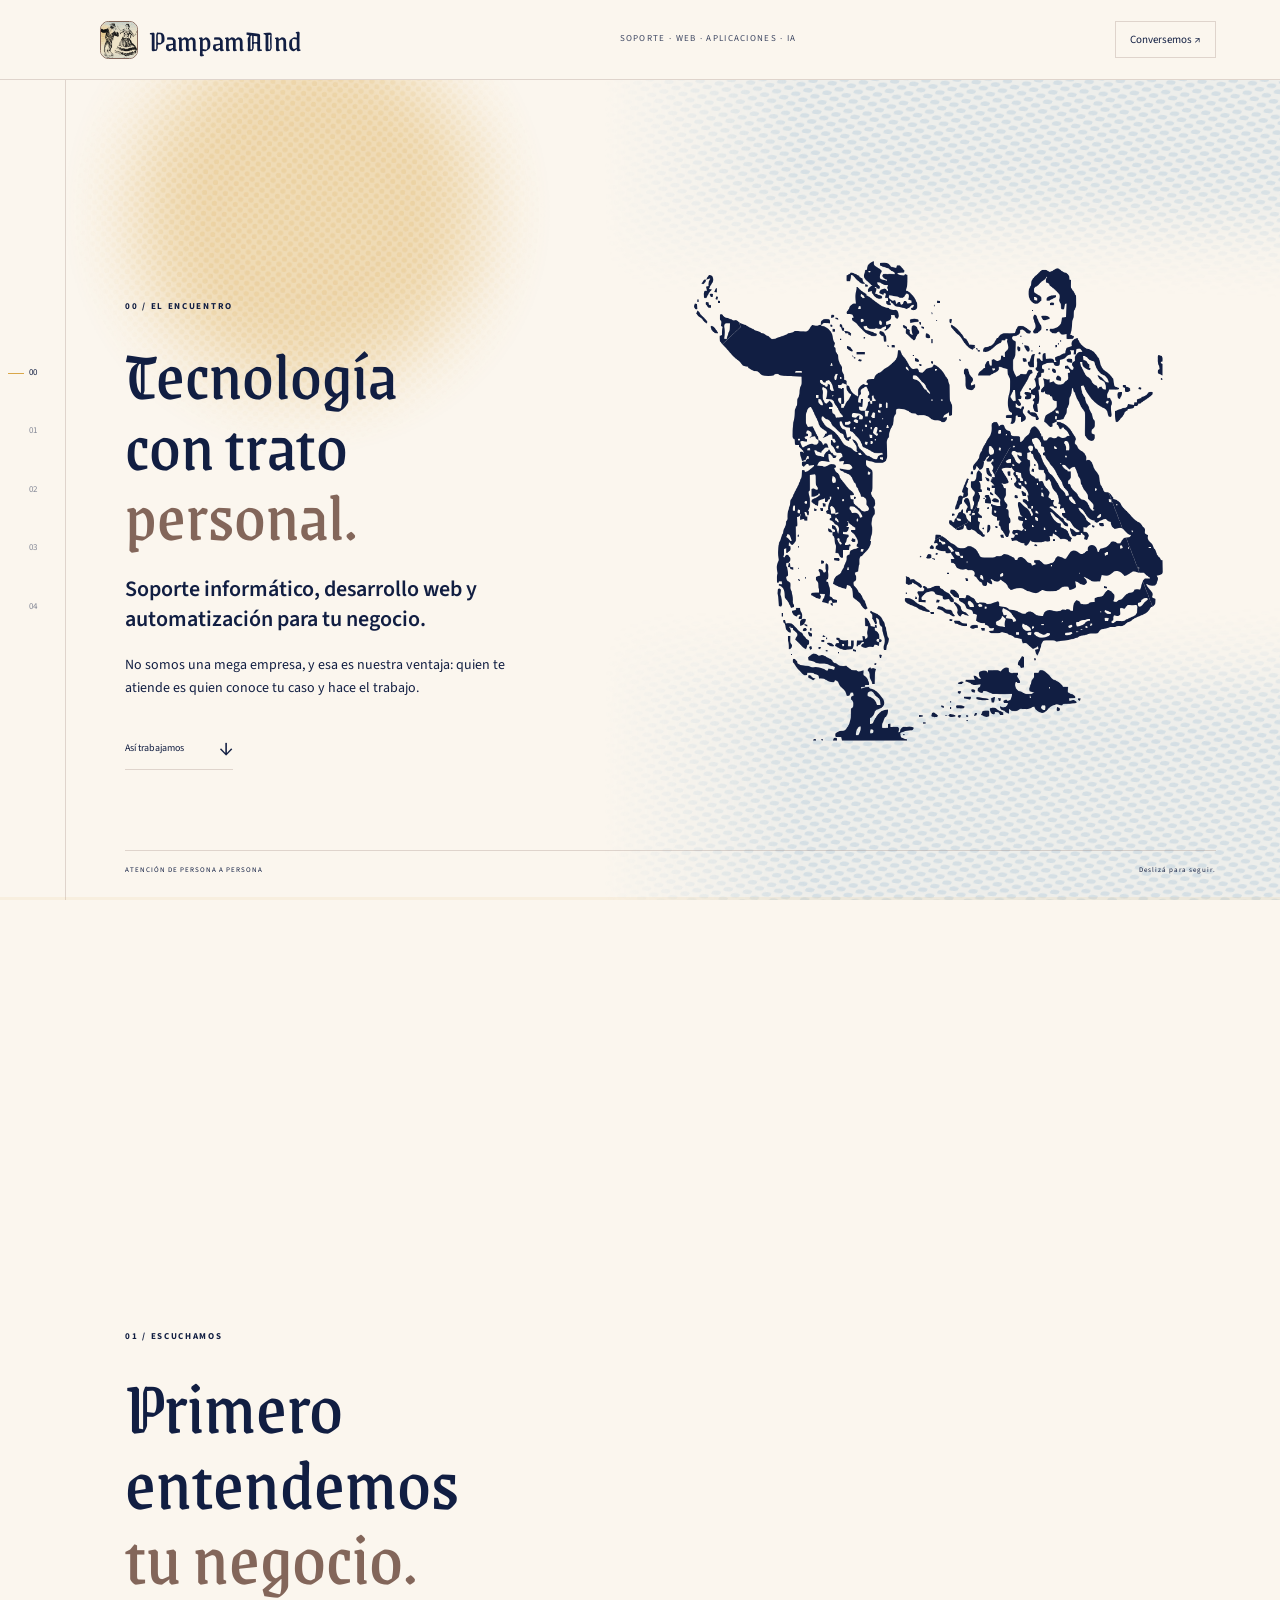
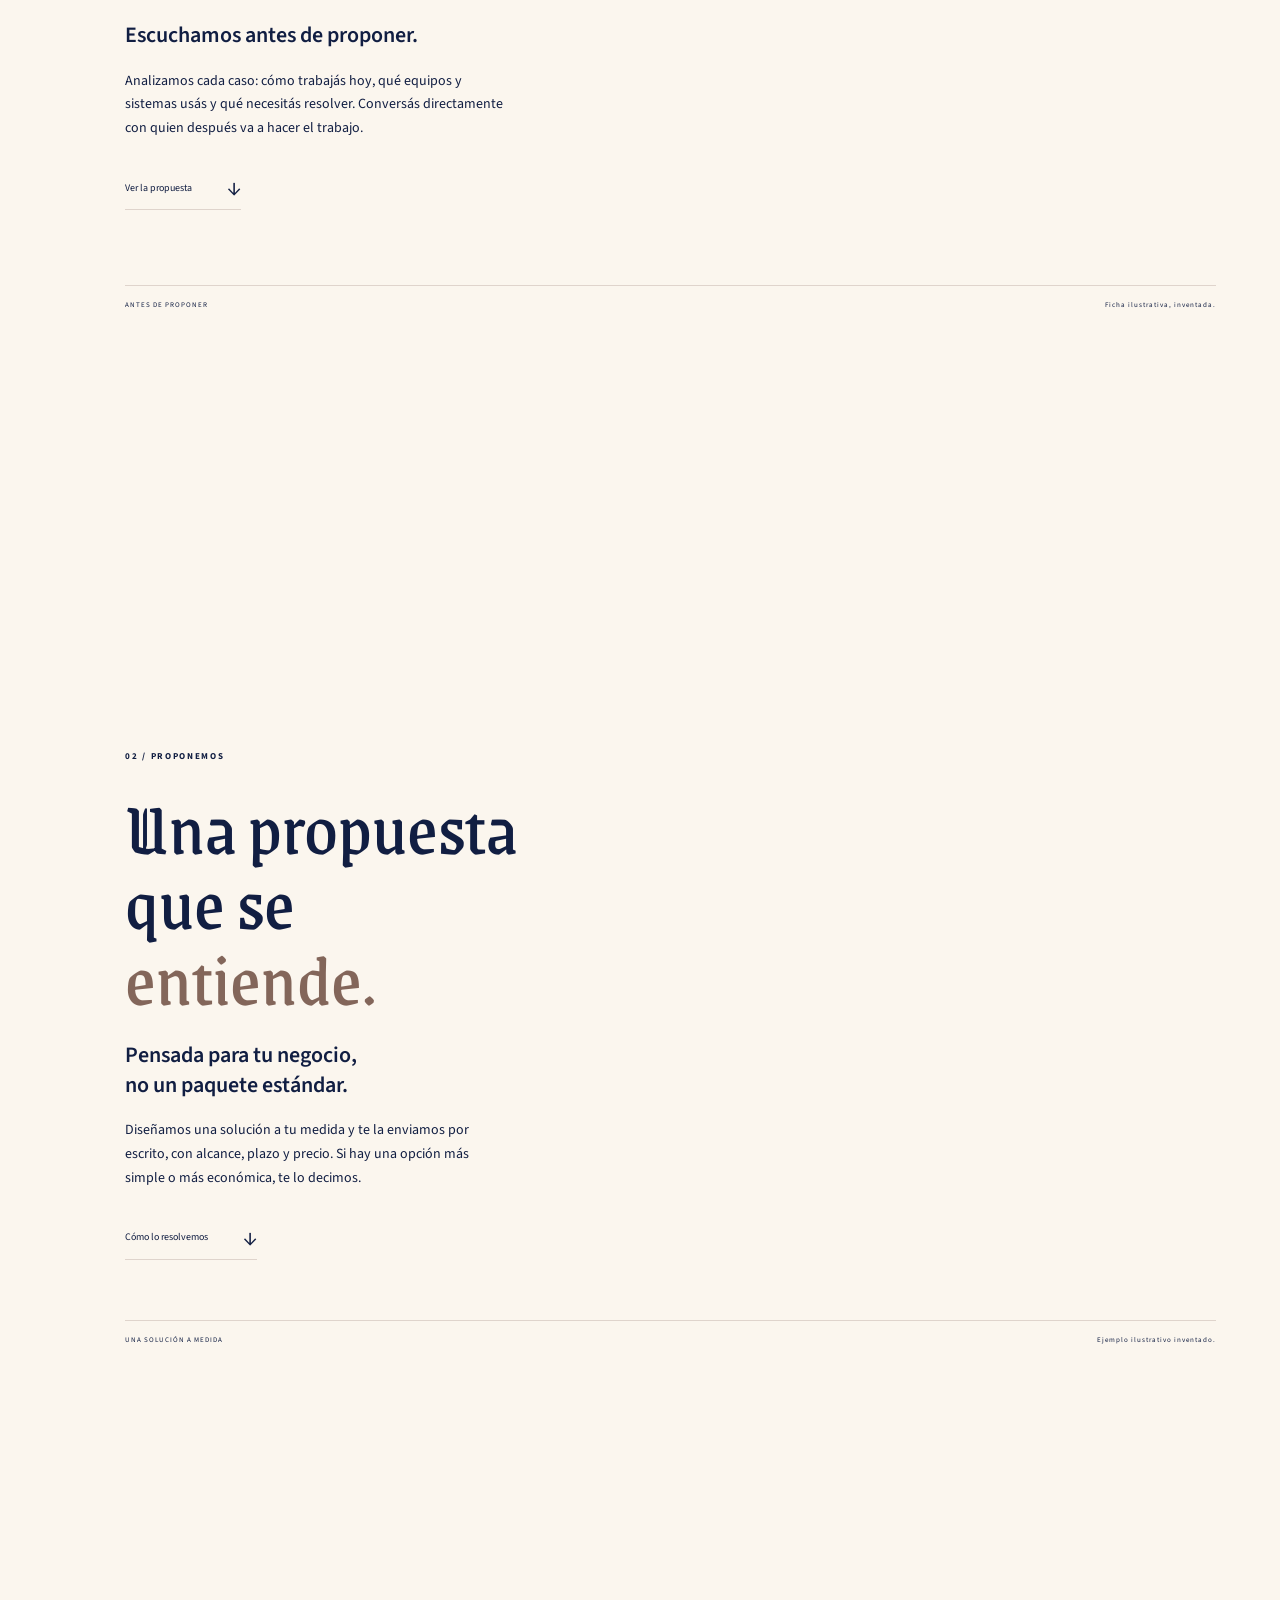
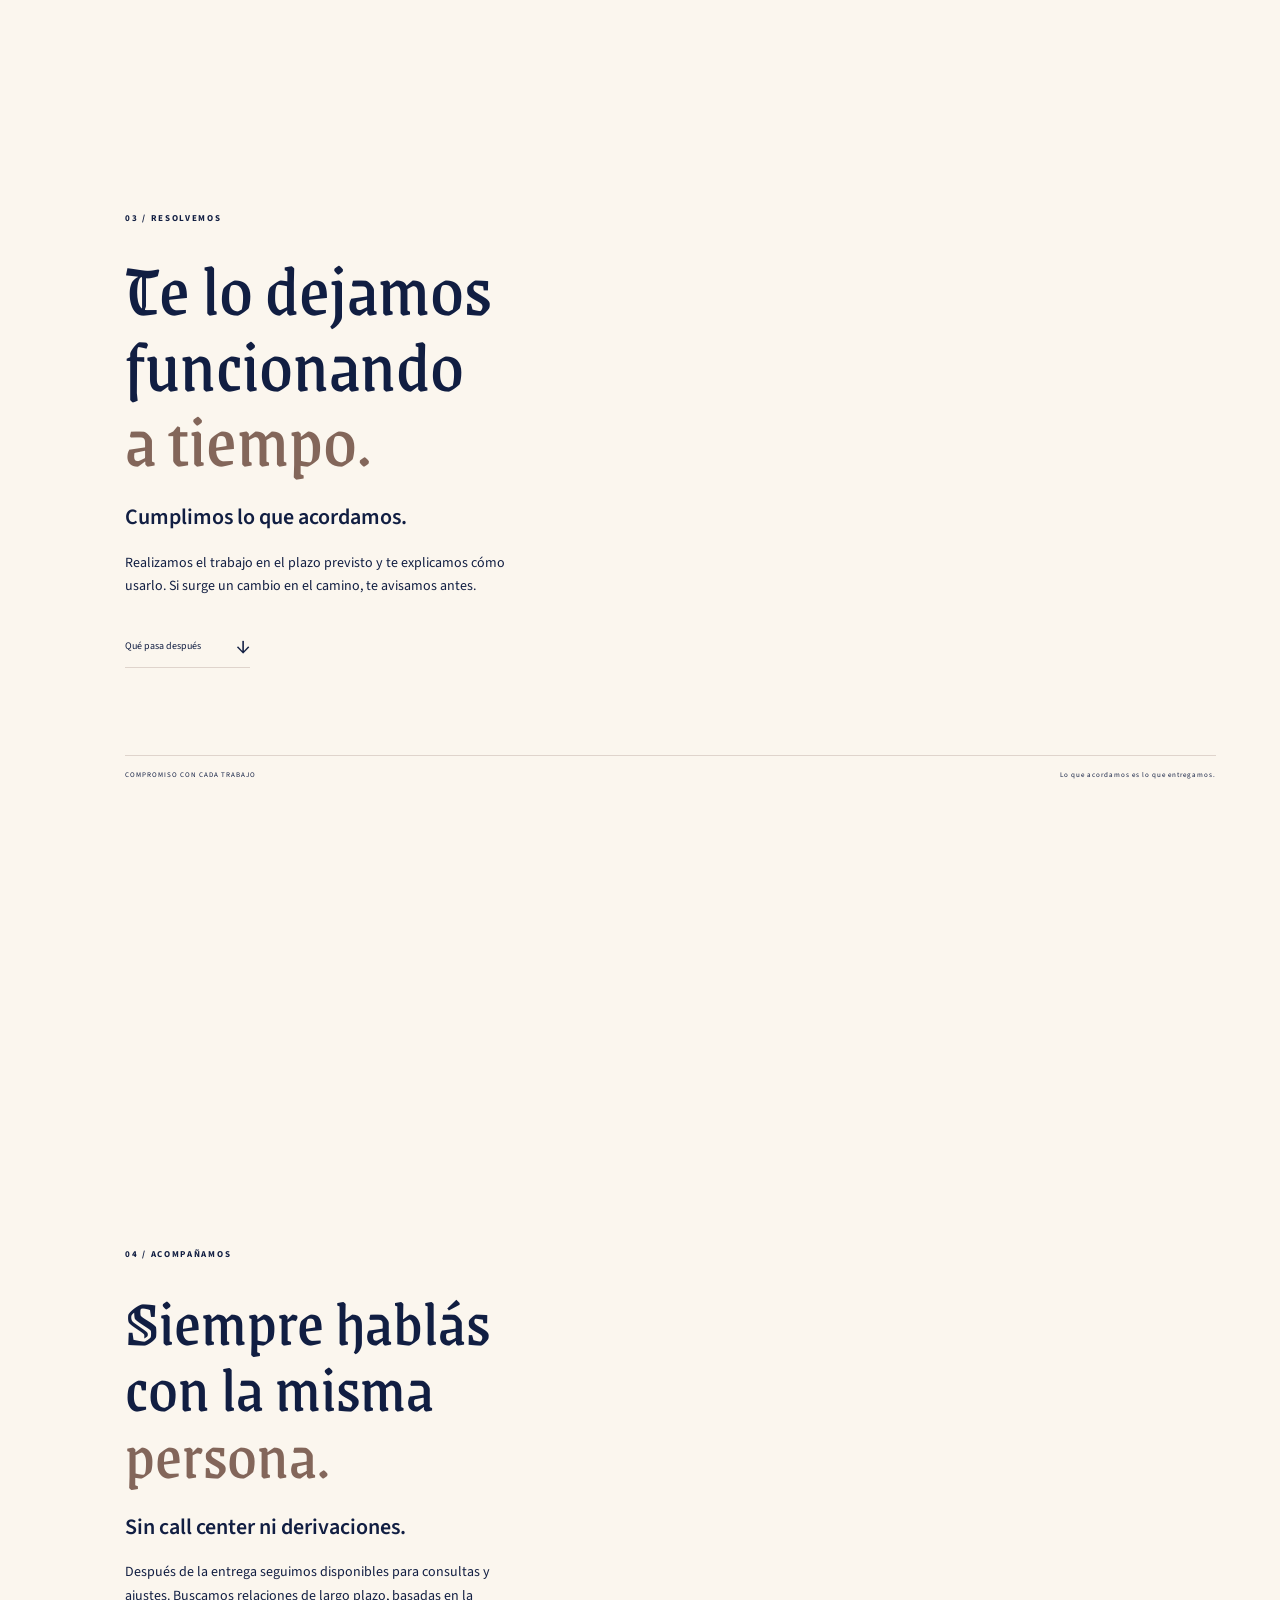
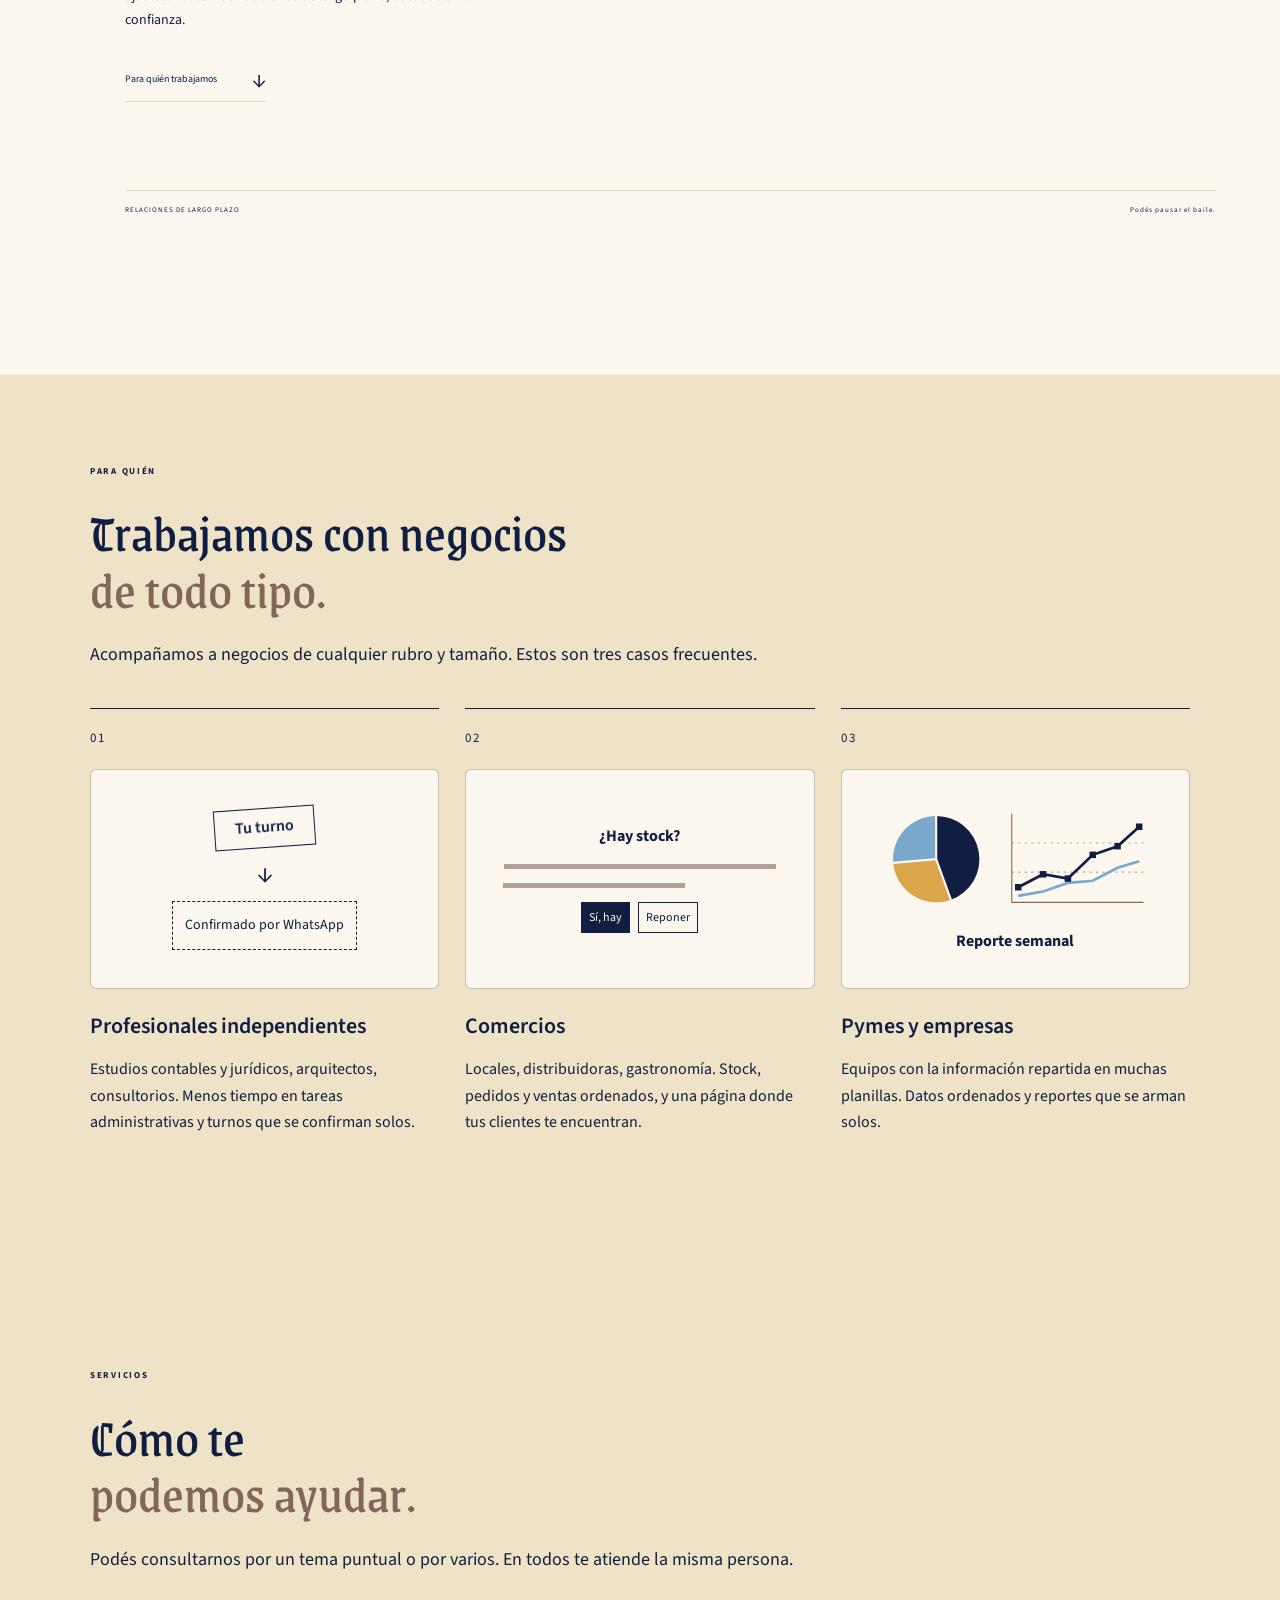
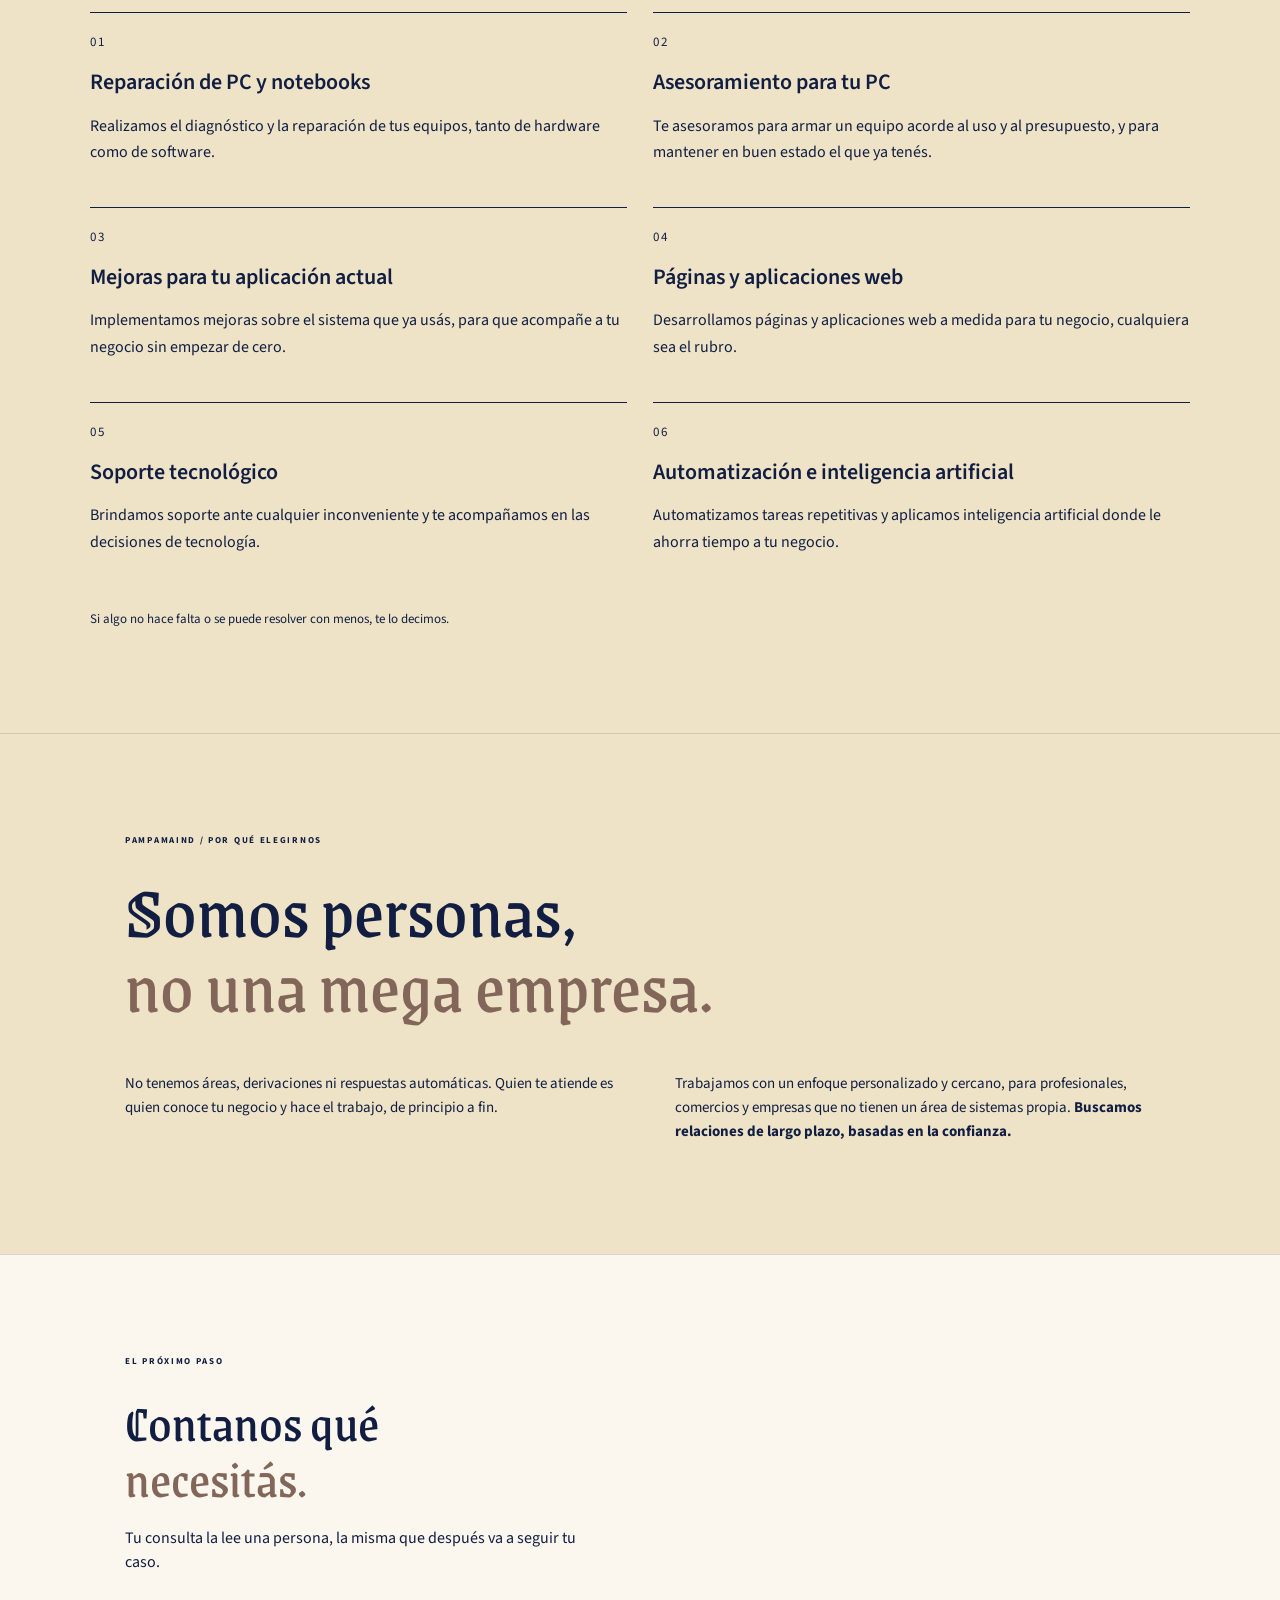
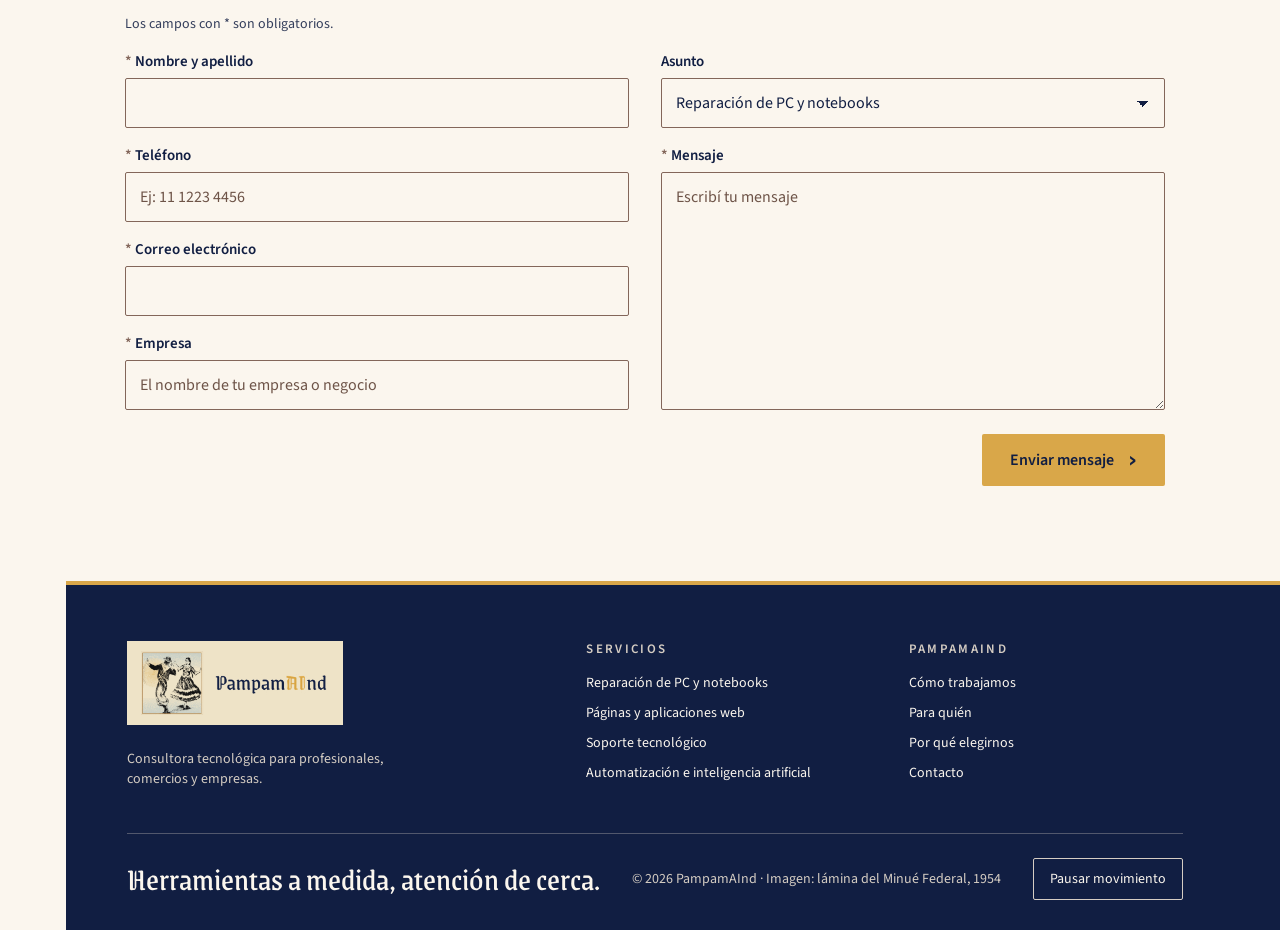
<file: index.html>
<!doctype html><html lang="es-AR"><head><meta charset="utf-8"><meta name="viewport" content="width=device-width,initial-scale=1"><title>PampamAInd · Tecnología con trato personal</title><meta name="description" content="Soporte informático, reparación de PC y notebooks, páginas y aplicaciones web y automatización con inteligencia artificial para tu negocio. Atención personalizada: hablás siempre con la misma persona."><link rel="icon" href="assets/marca-64.webp"><link rel="stylesheet" href="style.css?v=6"></head><body><a class="skip" href="#contenido">Saltar al contenido</a>
<header><a class="brand" href="#encuentro"><img src="assets/marca.webp" width="38" height="38" alt=""><span>PampamAInd</span></a><span class="beta">SOPORTE · WEB · APLICACIONES · IA</span><a class="contact-link" href="#contacto">Conversemos ↗</a></header>
<nav class="chapters" aria-label="Capítulos"><a href="#encuentro" aria-label="00 · El encuentro">00</a><a href="#material" aria-label="01 · Escuchamos">01</a><a href="#propuesta" aria-label="02 · Proponemos">02</a><a href="#criterio" aria-label="03 · Resolvemos">03</a><a href="#historia" aria-label="04 · Acompañamos">04</a></nav>
<main id="contenido"><div class="story"><div class="stage" aria-hidden="false"><div class="flag"><img src="assets/bandera-trama.svg" alt=""></div><div class="sun-pass" aria-hidden="true"><img src="assets/sol-difuso-fondo.svg" alt=""></div>
<div class="world"><div class="player-frame" aria-hidden="true"><div class="player-label">TU NEGOCIO / ESCENA ILUSTRATIVA</div></div><div class="actor gaucho" data-person="gaucho"><svg viewBox="0 0 1000 1000" aria-hidden="true"><g class="person"><image href="assets/gaucho-cuerpo.png" x="70" y="30" width="510" height="930"/><g class="hand gaucho-hand"><image href="assets/gaucho-mano.png" x="100" y="90" width="110" height="155"/></g></g></svg></div><div class="actor dama" data-person="dama"><svg viewBox="0 0 1000 1000" aria-hidden="true"><g class="person"><image href="assets/dama-cuerpo.png" x="475" y="30" width="495" height="930"/><g class="skirt"><image href="assets/dama-pollera.png" x="470" y="405" width="495" height="420"/></g><g class="hand dama-hand"><image href="assets/dama-mano.png" x="515" y="140" width="110" height="115"/></g></g></svg></div><div class="material-card" aria-hidden="true"><span>TU NEGOCIO, HOY</span><span class="archive-stamp">NOTAS</span><div class="film"><svg class="film-print" viewBox="0 0 300 112" aria-hidden="true"><defs><pattern id="tinta-fotogramas" width="5" height="5" patternUnits="userSpaceOnUse"><path d="M0 5L5 0" stroke="#111e42" stroke-width=".65" opacity=".45"/></pattern></defs><path d="M1 1L299 3L297 110L2 111Z" fill="#111e42"/><path d="M9 6h4v5h-4zM9 101h4v5h-4z" fill="#eee3c7"/><path d="M19 6h4v5h-4zM19 101h4v5h-4z" fill="#eee3c7"/><path d="M29 6h4v5h-4zM29 101h4v5h-4z" fill="#eee3c7"/><path d="M39 6h4v5h-4zM39 101h4v5h-4z" fill="#eee3c7"/><path d="M49 6h4v5h-4zM49 101h4v5h-4z" fill="#eee3c7"/><path d="M59 6h4v5h-4zM59 101h4v5h-4z" fill="#eee3c7"/><path d="M69 6h4v5h-4zM69 101h4v5h-4z" fill="#eee3c7"/><path d="M79 6h4v5h-4zM79 101h4v5h-4z" fill="#eee3c7"/><path d="M89 6h4v5h-4zM89 101h4v5h-4z" fill="#eee3c7"/><path d="M99 6h4v5h-4zM99 101h4v5h-4z" fill="#eee3c7"/><path d="M109 6h4v5h-4zM109 101h4v5h-4z" fill="#eee3c7"/><path d="M119 6h4v5h-4zM119 101h4v5h-4z" fill="#eee3c7"/><path d="M129 6h4v5h-4zM129 101h4v5h-4z" fill="#eee3c7"/><path d="M139 6h4v5h-4zM139 101h4v5h-4z" fill="#eee3c7"/><path d="M149 6h4v5h-4zM149 101h4v5h-4z" fill="#eee3c7"/><path d="M159 6h4v5h-4zM159 101h4v5h-4z" fill="#eee3c7"/><path d="M169 6h4v5h-4zM169 101h4v5h-4z" fill="#eee3c7"/><path d="M179 6h4v5h-4zM179 101h4v5h-4z" fill="#eee3c7"/><path d="M189 6h4v5h-4zM189 101h4v5h-4z" fill="#eee3c7"/><path d="M199 6h4v5h-4zM199 101h4v5h-4z" fill="#eee3c7"/><path d="M209 6h4v5h-4zM209 101h4v5h-4z" fill="#eee3c7"/><path d="M219 6h4v5h-4zM219 101h4v5h-4z" fill="#eee3c7"/><path d="M229 6h4v5h-4zM229 101h4v5h-4z" fill="#eee3c7"/><path d="M239 6h4v5h-4zM239 101h4v5h-4z" fill="#eee3c7"/><path d="M249 6h4v5h-4zM249 101h4v5h-4z" fill="#eee3c7"/><path d="M259 6h4v5h-4zM259 101h4v5h-4z" fill="#eee3c7"/><path d="M269 6h4v5h-4zM269 101h4v5h-4z" fill="#eee3c7"/><path d="M279 6h4v5h-4zM279 101h4v5h-4z" fill="#eee3c7"/><g fill="#eee3c7" stroke="#111e42" stroke-width="1.2"><path d="M10 19L96 20L95 92L11 93Z"/><path d="M106 20L192 19L191 93L105 92Z"/><path d="M202 20L288 21L289 92L201 94Z"/></g><g fill="#adc2ca"><path d="M12 77L37 45L55 62L72 35L95 73V91H12Z"/><path d="M107 76L130 58L147 67L166 48L191 72V91H107Z"/><path d="M203 78Q224 51 247 65Q266 42 287 58V92H203Z"/></g><g fill="url(#tinta-fotogramas)"><path d="M12 78L37 46L55 63L72 36L95 74V91H12Z"/><path d="M107 77L130 59L147 68L166 49L191 73V91H107Z"/><path d="M203 79Q224 52 247 66Q266 43 287 59V92H203Z"/></g><g stroke="#111e42" fill="none" stroke-width="1"><circle cx="30" cy="35" r="7"/><path d="M15 85Q32 78 48 84T92 81M109 86Q130 74 149 84T188 79M205 87Q222 78 240 86T286 78M118 34h24m-17 4h27m69-4h37m-27 4h41"/></g></svg></div><b>Cómo trabajás<br>hoy.</b><small>FICHA 01 · primera conversación</small></div><div class="proposal-card" aria-hidden="true"><span>DE LA CONVERSACIÓN A LA PROPUESTA</span><div class="wave"><i style="height:20%"></i><i style="height:89%"></i><i style="height:38%"></i><i style="height:85%"></i><i style="height:55%"></i><i style="height:76%"></i><i style="height:69%"></i><i style="height:63%"></i><i style="height:80%"></i><i style="height:48%"></i><i style="height:87%"></i><i style="height:30%"></i><i style="height:90%"></i><i style="height:28%"></i><i style="height:88%"></i><i style="height:45%"></i><i style="height:82%"></i></div><p>«Necesito ordenar los pedidos del local.»</p><b>Alcance, plazo y precio</b><small>PROPUESTA POR ESCRITO</small></div><div class="criterion" aria-hidden="true"><span>TRABAJO ENTREGADO</span><b>Funcionando.</b><small>En el plazo acordado.</small></div><div class="player-controls" hidden><button id="play" type="button" aria-pressed="true" aria-label="Pausar el baile ilustrado">Ⅱ <span>Pausar</span></button><div class="play-line" aria-hidden="true"><i></i></div><small>Escena ilustrativa</small></div></div></div>
<section id="encuentro" class="beat" data-step="0"><div class="copy"><p class="eyebrow">00 / EL ENCUENTRO</p><h1>Tecnología<br>con trato<br><em>personal.</em></h1><p class="lead">Soporte informático, desarrollo web y automatización para tu negocio.</p><p class="detail">No somos una mega empresa, y esa es nuestra ventaja: quien te atiende es quien conoce tu caso y hace el trabajo.</p><a class="next" href="#material">Así trabajamos <span>↓</span></a></div><div class="beat-foot"><span>ATENCIÓN DE PERSONA A PERSONA</span><span>Deslizá para seguir.</span></div></section>
<section id="material" class="beat" data-step="1"><div class="copy"><p class="eyebrow">01 / ESCUCHAMOS</p><h2>Primero<br>entendemos<br><em>tu negocio.</em></h2><p class="lead">Escuchamos antes de proponer.</p><p class="detail">Analizamos cada caso: cómo trabajás hoy, qué equipos y sistemas usás y qué necesitás resolver. Conversás directamente con quien después va a hacer el trabajo.</p><a class="next" href="#propuesta">Ver la propuesta <span>↓</span></a></div><div class="beat-foot"><span>ANTES DE PROPONER</span><span>Ficha ilustrativa, inventada.</span></div></section>
<section id="propuesta" class="beat" data-step="2"><div class="copy"><p class="eyebrow">02 / PROPONEMOS</p><h2>Una propuesta<br>que se<br><em>entiende.</em></h2><p class="lead">Pensada para tu negocio,<br>no un paquete estándar.</p><p class="detail">Diseñamos una solución a tu medida y te la enviamos por escrito, con alcance, plazo y precio. Si hay una opción más simple o más económica, te lo decimos.</p><a class="next" href="#criterio">Cómo lo resolvemos <span>↓</span></a></div><div class="beat-foot"><span>UNA SOLUCIÓN A MEDIDA</span><span>Ejemplo ilustrativo inventado.</span></div></section>
<section id="criterio" class="beat" data-step="3"><div class="copy"><p class="eyebrow">03 / RESOLVEMOS</p><h2>Te lo dejamos<br>funcionando<br><em>a tiempo.</em></h2><p class="lead">Cumplimos lo que acordamos.</p><p class="detail">Realizamos el trabajo en el plazo previsto y te explicamos cómo usarlo. Si surge un cambio en el camino, te avisamos antes.</p><a class="next" href="#historia">Qué pasa después <span>↓</span></a></div><div class="beat-foot"><span>COMPROMISO CON CADA TRABAJO</span><span>Lo que acordamos es lo que entregamos.</span></div></section>
<section id="historia" class="beat" data-step="4"><div class="copy"><p class="eyebrow">04 / ACOMPAÑAMOS</p><h2>Siempre hablás<br>con la misma<br><em>persona.</em></h2><p class="lead">Sin call center ni derivaciones.</p><p class="detail">Después de la entrega seguimos disponibles para consultas y ajustes. Buscamos relaciones de largo plazo, basadas en la confianza.</p><a class="next" href="#camino-simple">Para quién trabajamos <span>↓</span></a></div><div class="beat-foot"><span>RELACIONES DE LARGO PLAZO</span><span>Podés pausar el baile.</span></div></section></div>

<section id="camino-simple" class="camino-simple" aria-labelledby="camino-titulo">
  <p class="eyebrow">PARA QUIÉN</p><h2 id="camino-titulo">Trabajamos con negocios<br><em>de todo tipo.</em></h2>
  <p class="camino-intro">Acompañamos a negocios de cualquier rubro y tamaño. Estos son tres casos frecuentes.</p>
  <ol class="camino-tarjetas">
    <li><span class="paso-num">01</span><div class="dibujo dibujo-soltar" aria-hidden="true"><span class="ficha-video">Tu turno</span><span class="flecha-papel">↓</span><span class="zona-papel">Confirmado por WhatsApp</span></div><h3>Profesionales independientes</h3><p>Estudios contables y jurídicos, arquitectos, consultorios. Menos tiempo en tareas administrativas y turnos que se confirman solos.</p></li>
    <li><span class="paso-num">02</span><div class="dibujo dibujo-resumen" aria-hidden="true"><b>¿Hay stock?</b><span class="renglon"></span><span class="renglon corto"></span><div class="opciones-papel"><span>Sí, hay</span><span>Reponer</span></div></div><h3>Comercios</h3><p>Locales, distribuidoras, gastronomía. Stock, pedidos y ventas ordenados, y una página donde tus clientes te encuentran.</p></li>
    <li><span class="paso-num">03</span><div class="dibujo dibujo-clips" aria-hidden="true"><svg class="bi" viewBox="0 0 250 104" aria-hidden="true"><path d="M52 52L52.0 12.0A40 40 0 0 1 65.7 89.6Z" fill="#111e42"/><path d="M52 52L65.7 89.6A40 40 0 0 1 12.2 55.5Z" fill="#d9a749"/><path d="M52 52L12.2 55.5A40 40 0 0 1 52.0 12.0Z" fill="#79a8cd"/><g fill="none" stroke="#fbf6ee" stroke-width="2"><path d="M52 52V12M52 52L65.7 89.6M52 52L12.2 55.5"/></g><g stroke="#83665a" stroke-width="1" fill="none"><path d="M122 10V92H244"/><path d="M122 64H244M122 37H244" stroke-dasharray="2 4" opacity=".6"/></g><polyline points="128,78 151,66 174,70 197,48 220,40 240,22" fill="none" stroke="#111e42" stroke-width="2.5" stroke-linejoin="miter"/><polyline points="128,86 151,82 174,74 197,72 220,60 240,54" fill="none" stroke="#79a8cd" stroke-width="2.5"/><g fill="#111e42"><rect x="125" y="75" width="6" height="6"/><rect x="148" y="63" width="6" height="6"/><rect x="171" y="67" width="6" height="6"/><rect x="194" y="45" width="6" height="6"/><rect x="217" y="37" width="6" height="6"/><rect x="237" y="19" width="6" height="6"/></g></svg><b>Reporte semanal</b></div><h3>Pymes y empresas</h3><p>Equipos con la información repartida en muchas planillas. Datos ordenados y reportes que se arman solos.</p></li>
  </ol>

</section>
<section id="lo-nuevo" class="camino-simple lo-nuevo" aria-labelledby="nuevo-titulo">
  <p class="eyebrow">SERVICIOS</p><h2 id="nuevo-titulo">Cómo te<br><em>podemos ayudar.</em></h2>
  <p class="camino-intro">Podés consultarnos por un tema puntual o por varios. En todos te atiende la misma persona.</p>
  <ol class="camino-tarjetas cuatro">
    <li><span class="paso-num">01</span><h3>Reparación de PC y notebooks</h3><p>Realizamos el diagnóstico y la reparación de tus equipos, tanto de hardware como de software.</p></li>
    <li><span class="paso-num">02</span><h3>Asesoramiento para tu PC</h3><p>Te asesoramos para armar un equipo acorde al uso y al presupuesto, y para mantener en buen estado el que ya tenés.</p></li>
    <li><span class="paso-num">03</span><h3>Mejoras para tu aplicación actual</h3><p>Implementamos mejoras sobre el sistema que ya usás, para que acompañe a tu negocio sin empezar de cero.</p></li>
    <li><span class="paso-num">04</span><h3>Páginas y aplicaciones web</h3><p>Desarrollamos páginas y aplicaciones web a medida para tu negocio, cualquiera sea el rubro.</p></li>
    <li><span class="paso-num">05</span><h3>Soporte tecnológico</h3><p>Brindamos soporte ante cualquier inconveniente y te acompañamos en las decisiones de tecnología.</p></li>
    <li><span class="paso-num">06</span><h3>Automatización e inteligencia artificial</h3><p>Automatizamos tareas repetitivas y aplicamos inteligencia artificial donde le ahorra tiempo a tu negocio.</p></li>
  </ol>
  <p class="nota-maqueta">Si algo no hace falta o se puede resolver con menos, te lo decimos.</p>
</section>
<section id="plataforma" class="platform"><p class="eyebrow">PAMPAMAIND / POR QUÉ ELEGIRNOS</p><h2>Somos personas,<br><em>no una mega empresa.</em></h2><div class="platform-copy"><p>No tenemos áreas, derivaciones ni respuestas automáticas. Quien te atiende es quien conoce tu negocio y hace el trabajo, de principio a fin.</p><p>Trabajamos con un enfoque personalizado y cercano, para profesionales, comercios y empresas que no tienen un área de sistemas propia. <strong>Buscamos relaciones de largo plazo, basadas en la confianza.</strong></p></div></section>
<section id="contacto" class="invitation"><div class="invitation-head"><p class="eyebrow">EL PRÓXIMO PASO</p><h2>Contanos qué<br><em>necesitás.</em></h2><p>Tu consulta la lee una persona, la misma que después va a seguir tu caso.</p></div>
<form id="contact-form" novalidate>
  <p class="form-nota">Los campos con <span aria-hidden="true">*</span><span class="sr-only">asterisco</span> son obligatorios.</p>
  <div class="form-col">
    <div class="campo"><label for="f-nombre"><span aria-hidden="true">*</span> Nombre y apellido</label><input id="f-nombre" name="nombre" type="text" autocomplete="name" required aria-describedby="e-nombre"><p class="campo-error" id="e-nombre"></p></div>
    <div class="campo"><label for="f-telefono"><span aria-hidden="true">*</span> Teléfono</label><input id="f-telefono" name="telefono" type="tel" autocomplete="tel" inputmode="tel" required placeholder="Ej: 11 1223 4456" aria-describedby="e-telefono"><p class="campo-error" id="e-telefono"></p></div>
    <div class="campo"><label for="f-correo"><span aria-hidden="true">*</span> Correo electrónico</label><input id="f-correo" name="correo" type="email" autocomplete="email" required aria-describedby="e-correo"><p class="campo-error" id="e-correo"></p></div>
    <div class="campo"><label for="f-empresa"><span aria-hidden="true">*</span> Empresa</label><input id="f-empresa" name="empresa" type="text" autocomplete="organization" required placeholder="El nombre de tu empresa o negocio" aria-describedby="e-empresa"><p class="campo-error" id="e-empresa"></p></div>
  </div>
  <div class="form-col">
    <div class="campo"><label for="f-asunto">Asunto</label><select id="f-asunto" name="asunto"><option>Reparación de PC y notebooks</option><option>Asesoramiento para tu PC</option><option>Mejoras para tu aplicación actual</option><option>Páginas y aplicaciones web</option><option>Soporte tecnológico</option><option>Automatización e inteligencia artificial</option><option>Otra consulta</option></select></div>
    <div class="campo campo-mensaje"><label for="f-mensaje"><span aria-hidden="true">*</span> Mensaje</label><textarea id="f-mensaje" name="mensaje" rows="6" maxlength="1500" required placeholder="Escribí tu mensaje" aria-describedby="e-mensaje"></textarea><p class="campo-error" id="e-mensaje"></p></div>
  </div>
  <div class="hp" aria-hidden="true"><label for="f-web">No completar</label><input id="f-web" name="web" type="text" tabindex="-1" autocomplete="off"></div>
  <div class="form-pie"><p id="form-status" role="status" aria-live="polite"></p><button class="enviar" type="submit">Enviar mensaje <span aria-hidden="true">›</span></button></div>
</form>
<div class="form-gracias" id="form-gracias" tabindex="-1" hidden><h3>Gracias, <span id="gracias-nombre"></span>.</h3><p id="gracias-texto">Recibimos tu mensaje. Te respondemos en el día hábil.</p></div>
</section></main><footer class="pie">
  <div class="pie-grid">
    <div class="pie-marca"><span class="pie-placa"><img src="assets/logo-horizontal.png" alt="PampamAInd" width="188" height="64" loading="lazy"></span><p>Consultora tecnológica para profesionales, comercios y empresas.</p></div>
    <nav aria-label="Servicios"><h2>Servicios</h2><ul><li><a href="#lo-nuevo">Reparación de PC y notebooks</a></li><li><a href="#lo-nuevo">Páginas y aplicaciones web</a></li><li><a href="#lo-nuevo">Soporte tecnológico</a></li><li><a href="#lo-nuevo">Automatización e inteligencia artificial</a></li></ul></nav>
    <nav aria-label="Secciones"><h2>PampamAInd</h2><ul><li><a href="#material">Cómo trabajamos</a></li><li><a href="#camino-simple">Para quién</a></li><li><a href="#plataforma">Por qué elegirnos</a></li><li><a href="#contacto">Contacto</a></li></ul></nav>
  </div>
  <div class="pie-base"><p class="pie-frase">Herramientas a medida, atención de cerca.</p><p class="pie-legal">© 2026 PampamAInd · Imagen: lámina del Minué Federal, 1954</p><button id="motion" type="button" aria-pressed="false" hidden>Pausar movimiento</button></div>
</footer><div class="progress" aria-hidden="true"><i></i></div><script src="app.js?v=4"></script></body></html>
</file>
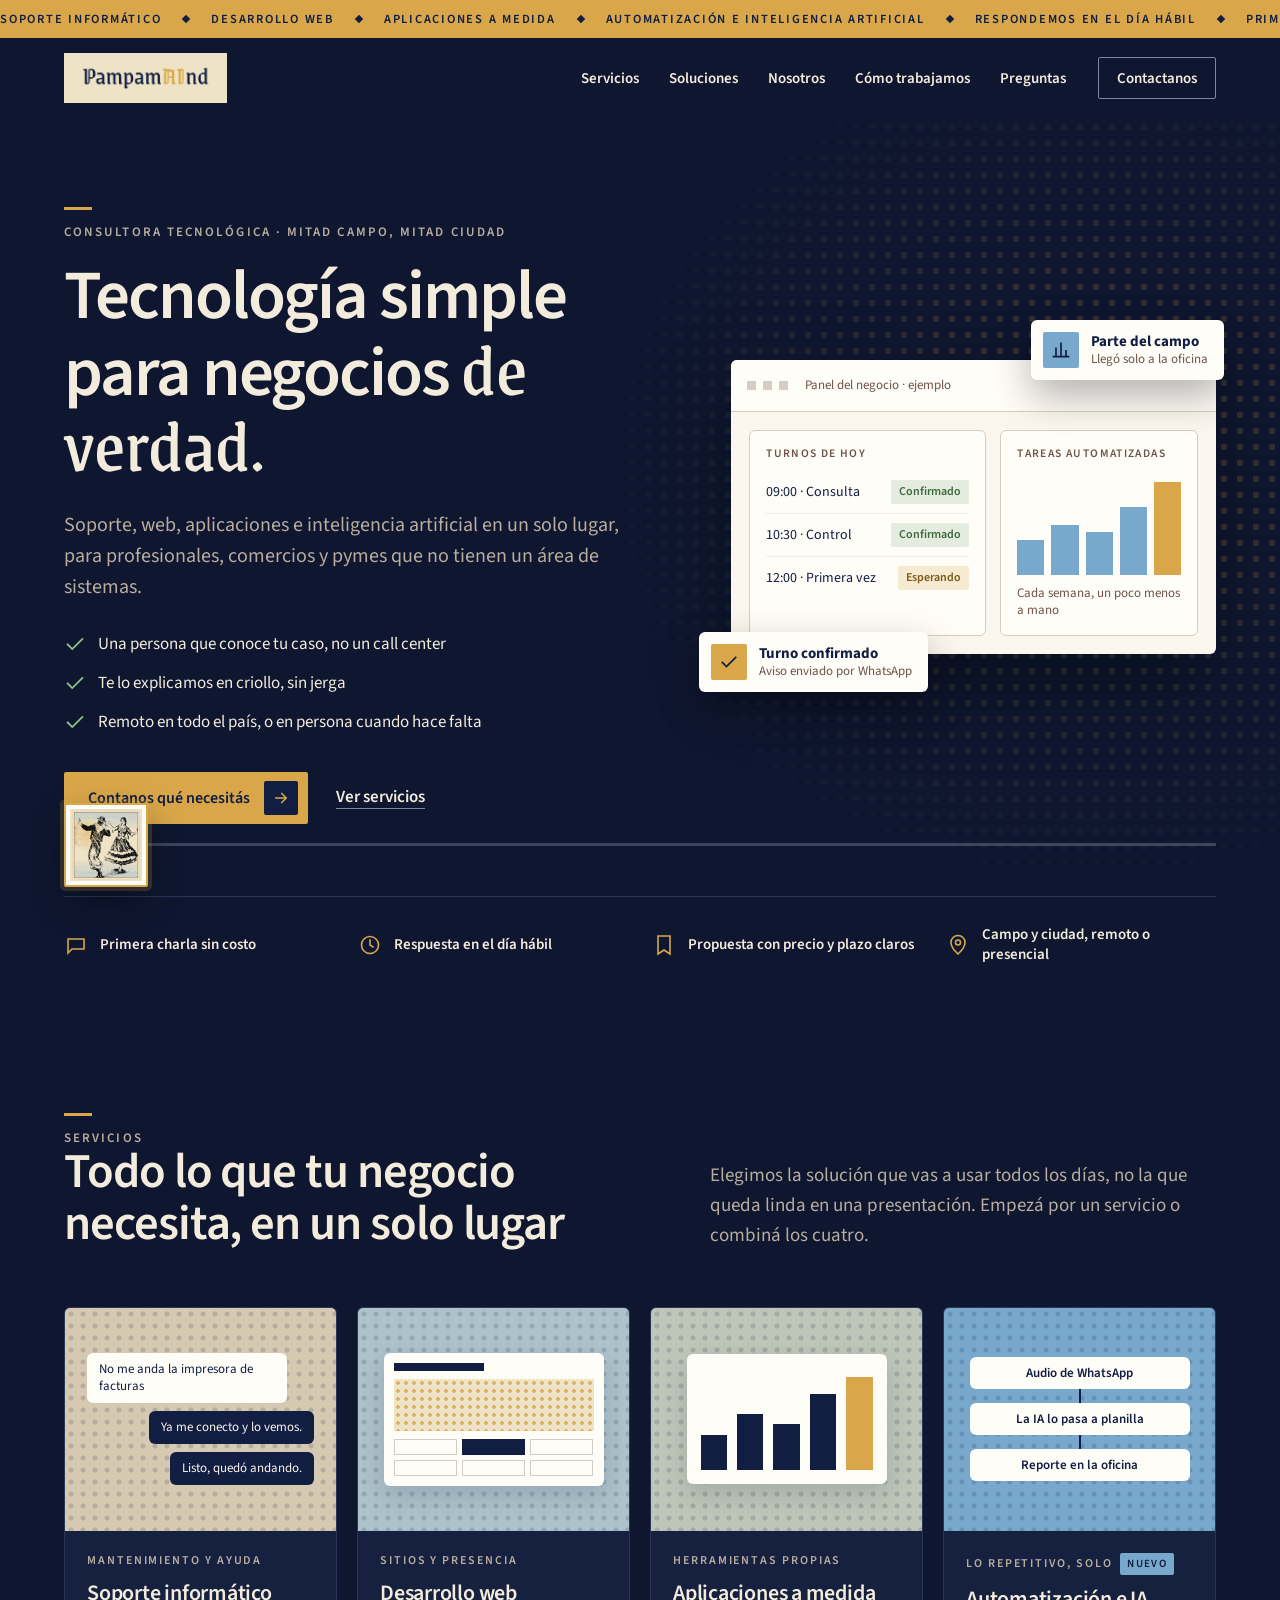
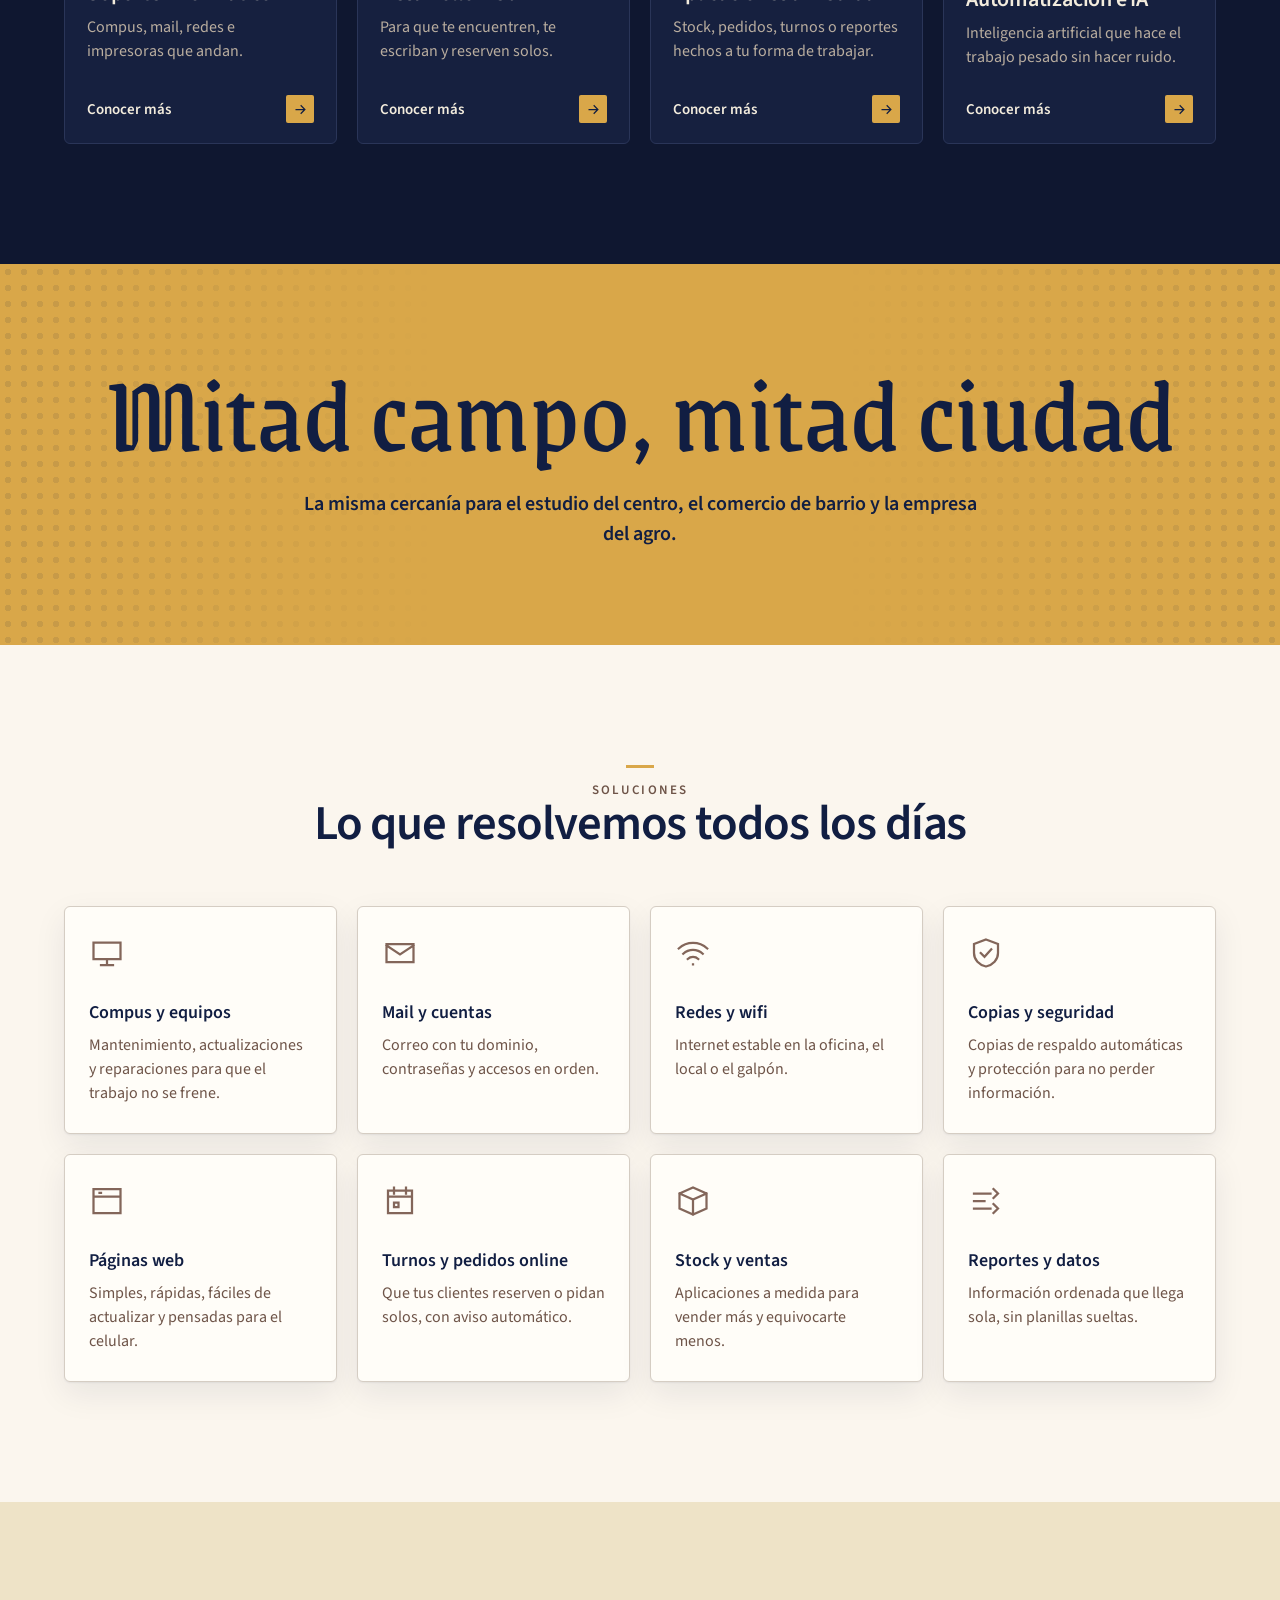
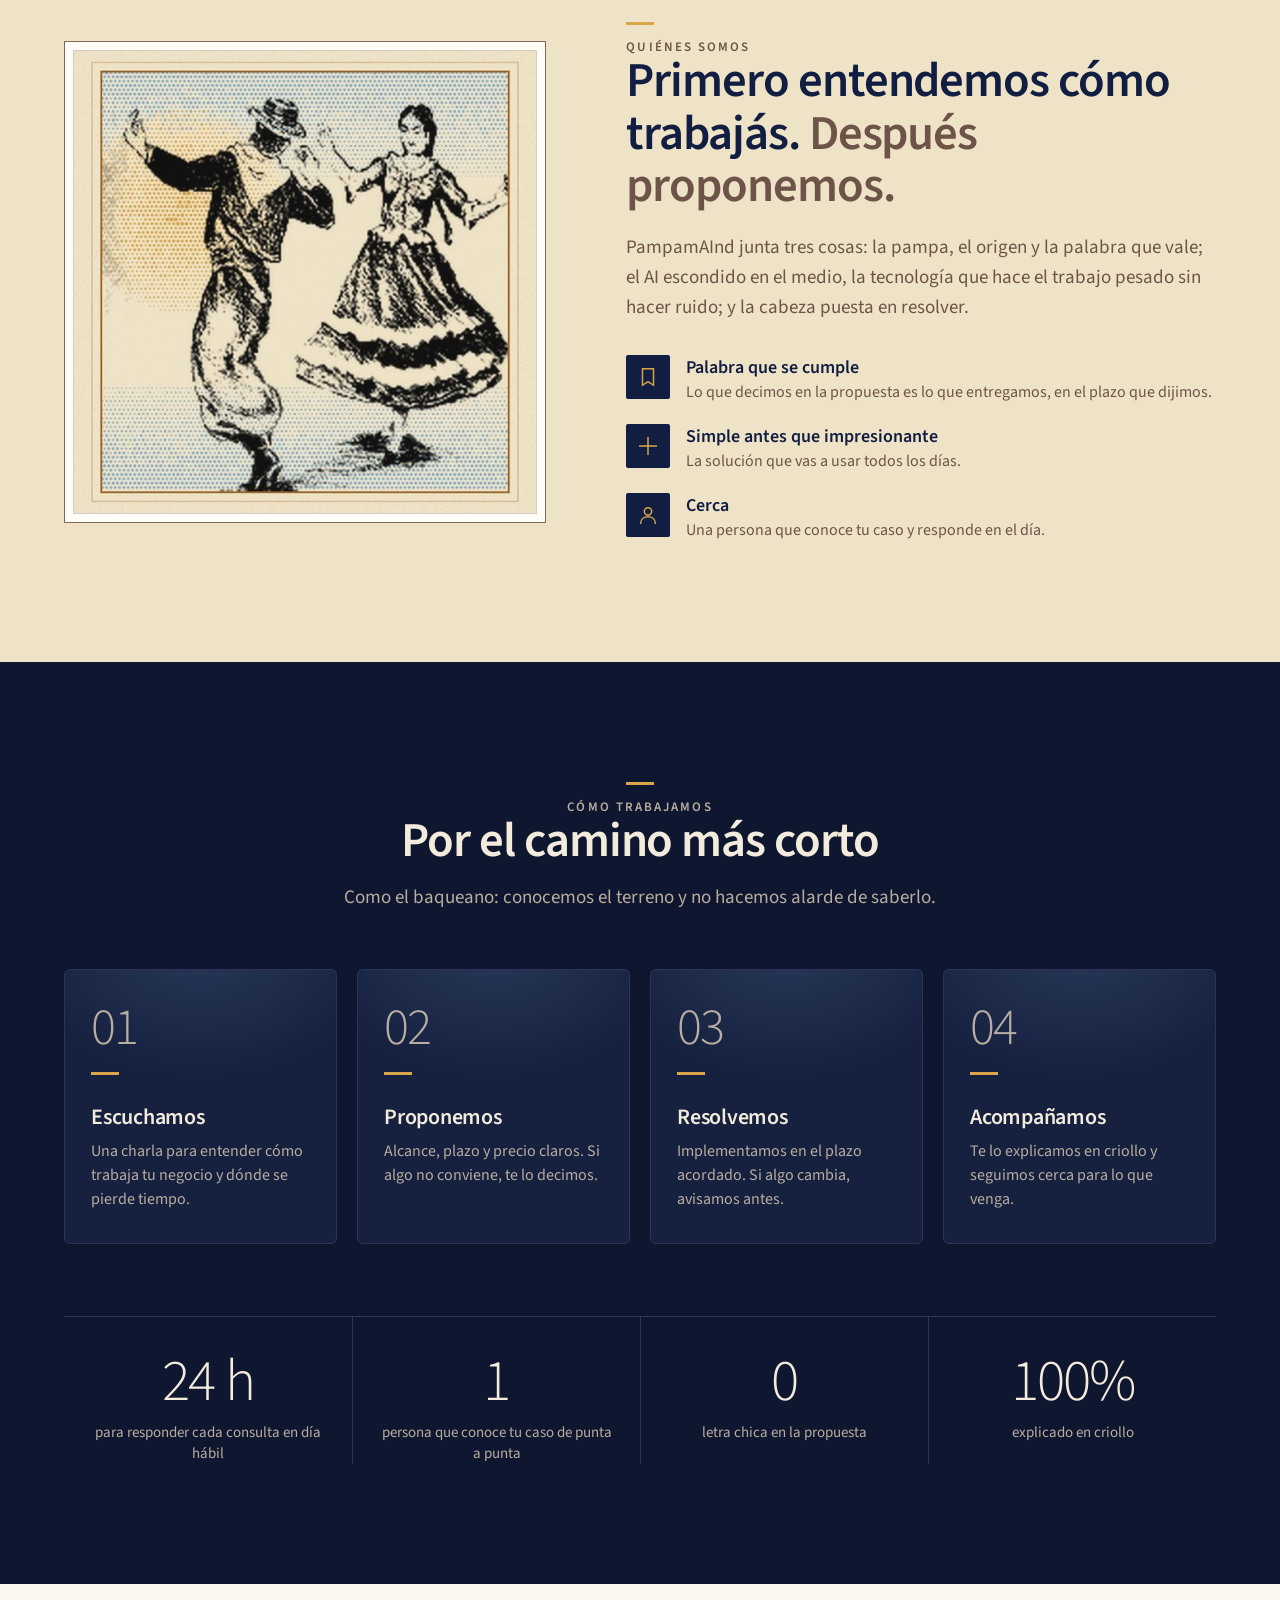
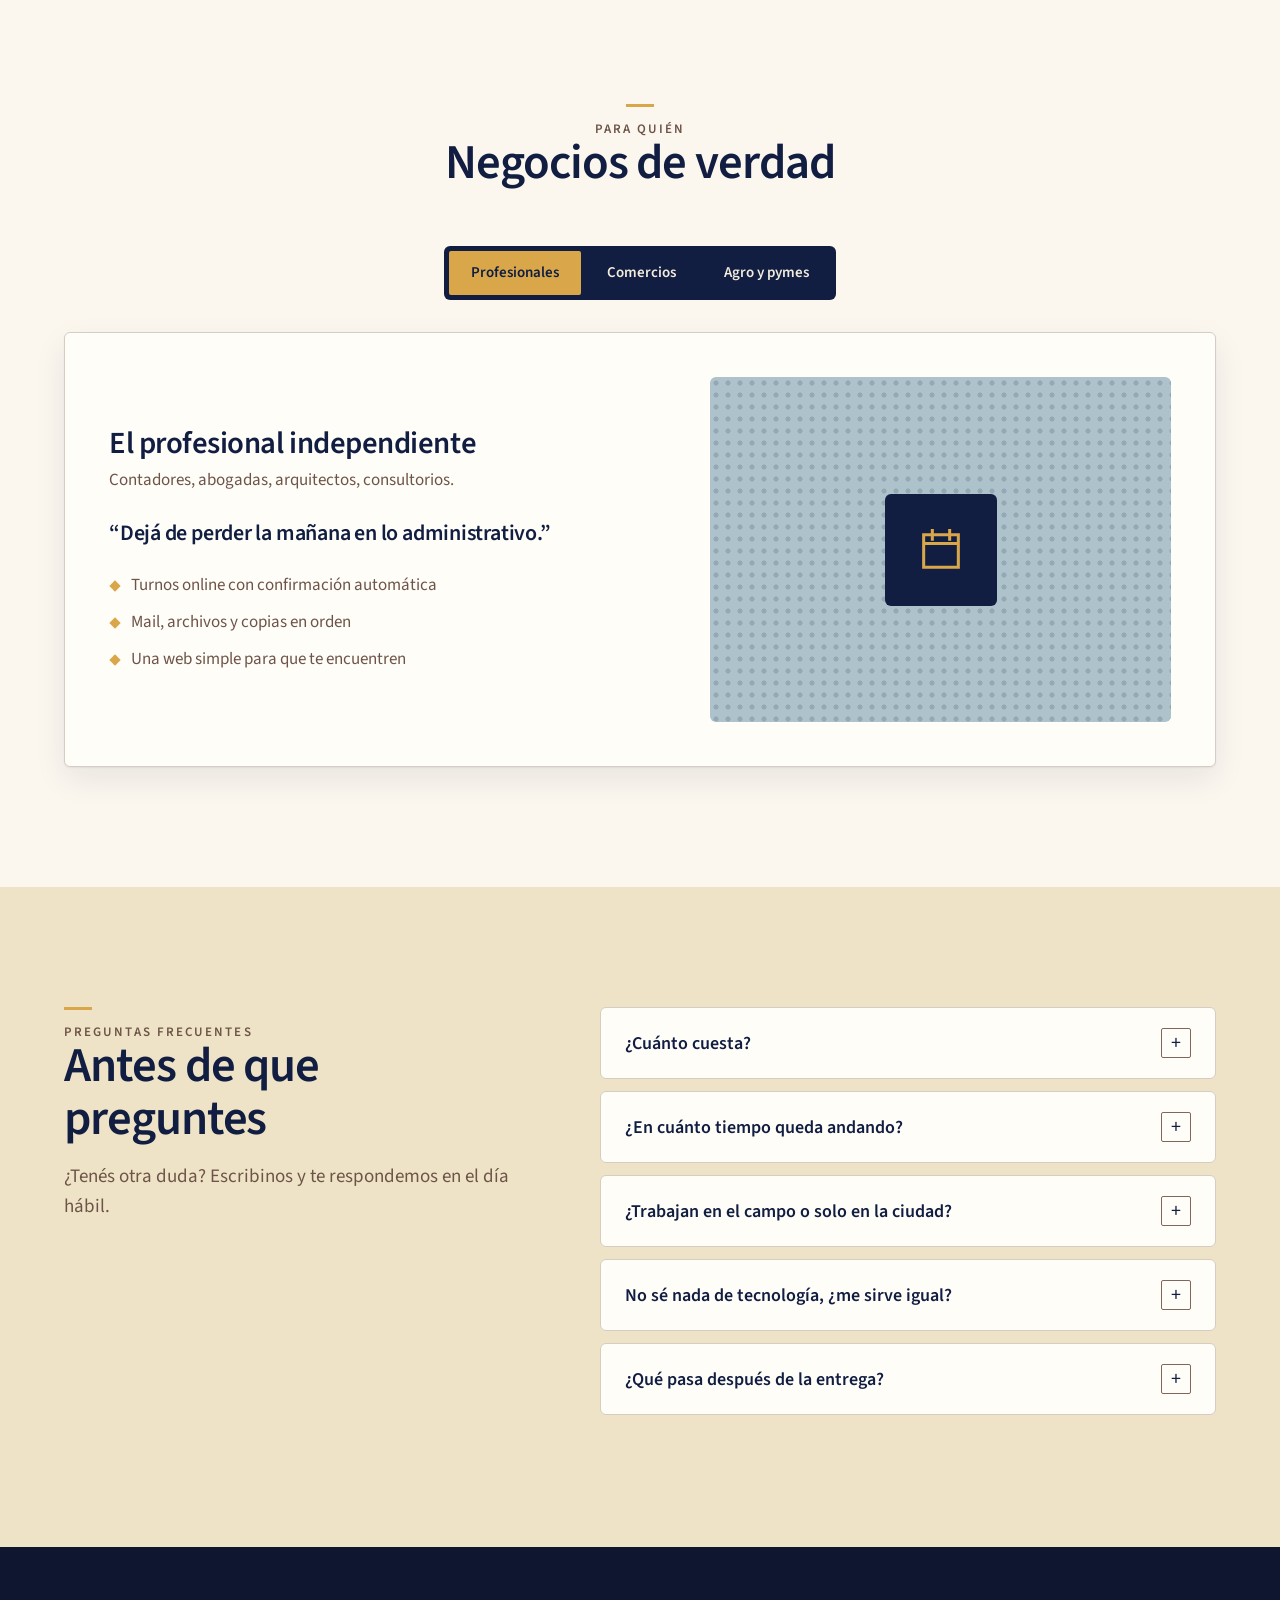
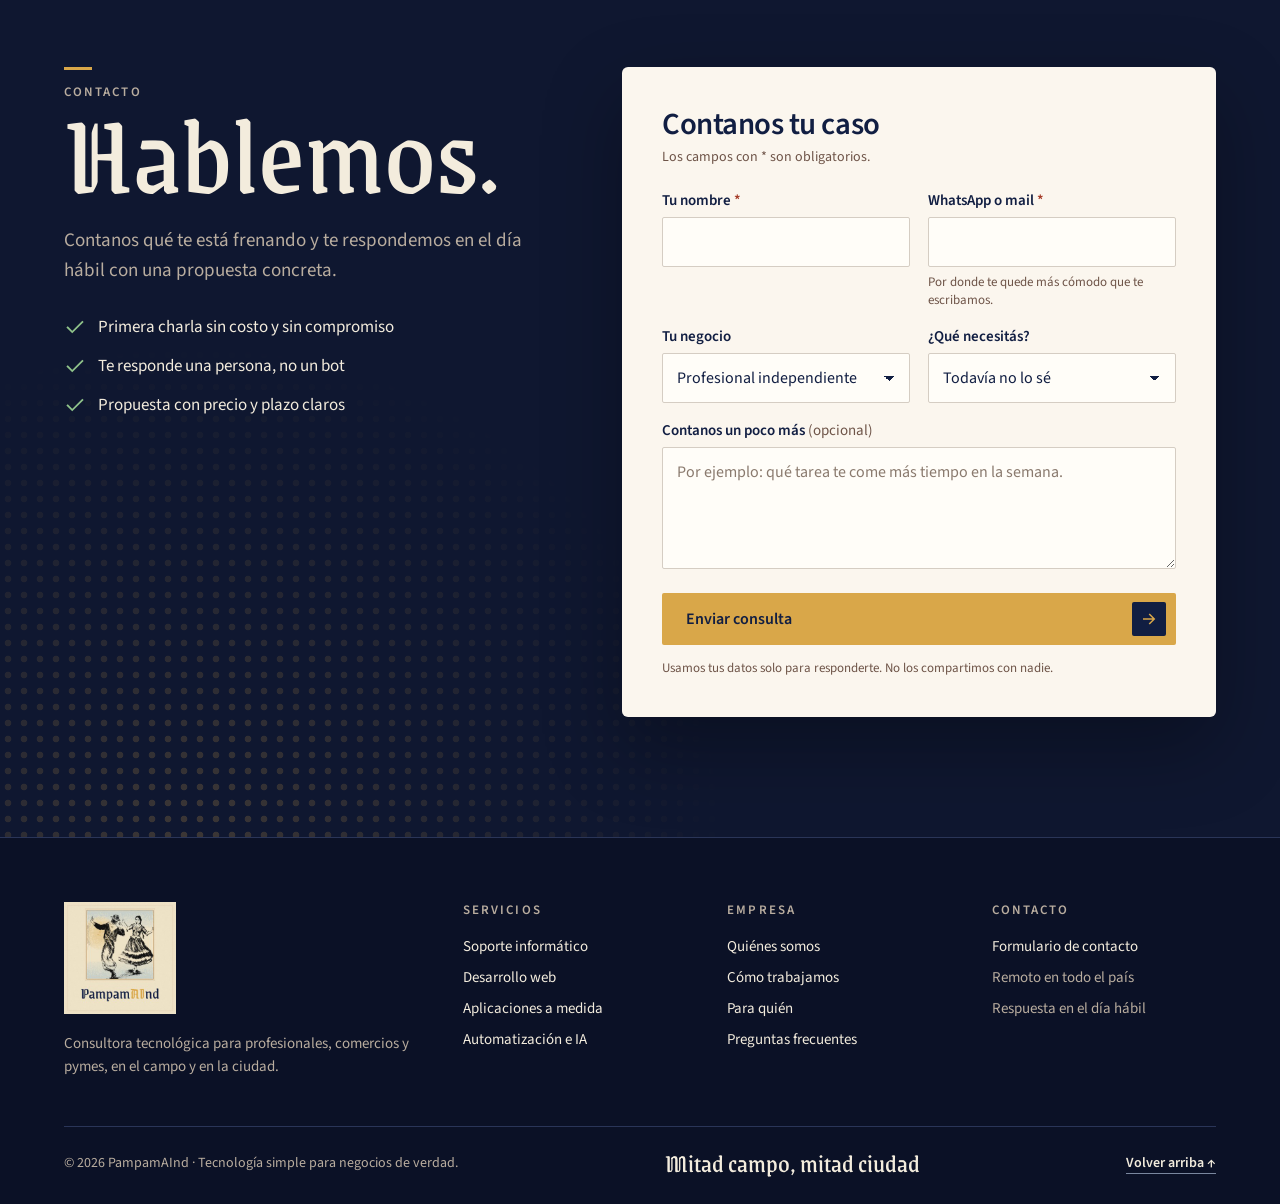
<file: consultora/index.html>
<!DOCTYPE html>
<html lang="es-AR">
<head>
  <meta charset="utf-8">
  <meta name="viewport" content="width=device-width, initial-scale=1">
  <title>PampamAInd · Tecnología simple para negocios de verdad</title>
  <meta name="description" content="Consultora tecnológica para profesionales, comercios y pymes sin área de sistemas: soporte informático, desarrollo web, aplicaciones a medida y automatización con inteligencia artificial.">
  <meta name="theme-color" content="#0f1730">

  <meta property="og:type" content="website">
  <meta property="og:locale" content="es_AR">
  <meta property="og:site_name" content="PampamAInd">
  <meta property="og:title" content="PampamAInd · Tecnología simple para negocios de verdad">
  <meta property="og:description" content="Soporte, web, aplicaciones e inteligencia artificial para negocios que no tienen un área de sistemas. Mitad campo, mitad ciudad.">
  <!-- TODO: agregar og:image con URL absoluta (1200×630). -->

  <link rel="icon" type="image/png" href="assets/favicon.png">
  <link rel="apple-touch-icon" href="assets/apple-touch-icon.png">

  <link rel="preconnect" href="https://fonts.googleapis.com">
  <link rel="preconnect" href="https://fonts.gstatic.com" crossorigin>
  <link href="https://fonts.googleapis.com/css2?family=Grenze+Gotisch&family=Source+Sans+3:ital,wght@0,300;0,400;0,600;0,700;1,400&display=swap" rel="stylesheet">
  <link rel="stylesheet" href="css/styles.css?v=5">
</head>
<body>
  <a class="skip-link" href="#contenido">Saltar al contenido</a>

  <!-- Barra superior en movimiento -->
  <div class="ticker" id="top" aria-label="Soporte, web, aplicaciones e inteligencia artificial. Respondemos en el día hábil.">
    <div class="ticker-track" aria-hidden="true">
      <div class="ticker-group">
        <span>Soporte informático</span><i class="rombo"></i>
        <span>Desarrollo web</span><i class="rombo"></i>
        <span>Aplicaciones a medida</span><i class="rombo"></i>
        <span>Automatización e inteligencia artificial</span><i class="rombo"></i>
        <span>Respondemos en el día hábil</span><i class="rombo"></i>
        <span>Primera charla sin costo</span><i class="rombo"></i>
      </div>
      <div class="ticker-group">
        <span>Soporte informático</span><i class="rombo"></i>
        <span>Desarrollo web</span><i class="rombo"></i>
        <span>Aplicaciones a medida</span><i class="rombo"></i>
        <span>Automatización e inteligencia artificial</span><i class="rombo"></i>
        <span>Respondemos en el día hábil</span><i class="rombo"></i>
        <span>Primera charla sin costo</span><i class="rombo"></i>
      </div>
    </div>
  </div>

  <!-- Header -->
  <header class="site-header" id="siteHeader">
    <div class="container header-inner">
      <a class="logo-plate" href="#top" aria-label="PampamAInd, volver al inicio">
        <!-- Solo logotipo a color sobre placa pergamino (manual de marca, fondos oscuros). TODO: SVG. -->
        <img src="assets/logo-wordmark.png" alt="PampamAInd" width="131" height="26">
      </a>
      <nav class="main-nav" aria-label="Principal">
        <ul>
          <li><a href="#servicios">Servicios</a></li>
          <li><a href="#soluciones">Soluciones</a></li>
          <li><a href="#nosotros">Nosotros</a></li>
          <li><a href="#como">Cómo trabajamos</a></li>
          <li><a href="#preguntas">Preguntas</a></li>
        </ul>
      </nav>
      <div class="header-actions">
        <a class="btn btn--outline btn--s header-cta" href="#contacto">Contactanos</a>
        <button class="menu-toggle" id="menuToggle" type="button" aria-expanded="false" aria-controls="menuOverlay">
          <span class="menu-icon" aria-hidden="true"><span></span><span></span></span>
          <span class="menu-label">Menú</span>
        </button>
      </div>
    </div>
  </header>

  <!-- Menú en celular -->
  <div class="menu-overlay" id="menuOverlay" role="dialog" aria-modal="true" aria-label="Menú" hidden>
    <div class="menu-head">
      <span class="logo-plate" aria-hidden="true"><img src="assets/logo-wordmark.png" alt="" width="131" height="26"></span>
      <button class="menu-close" id="menuClose" type="button"><span class="close-icon" aria-hidden="true"></span>Cerrar</button>
    </div>
    <nav class="menu-nav" aria-label="Secciones">
      <ul>
        <li><a href="#servicios">Servicios</a></li>
        <li><a href="#soluciones">Soluciones</a></li>
        <li><a href="#nosotros">Nosotros</a></li>
        <li><a href="#como">Cómo trabajamos</a></li>
        <li><a href="#para-quien">Para quién</a></li>
        <li><a href="#preguntas">Preguntas frecuentes</a></li>
        <li><a href="#contacto">Contacto</a></li>
      </ul>
    </nav>
    <a class="btn btn--primary menu-cta" href="#contacto">Contanos qué necesitás</a>
  </div>

  <!-- Acompañante de scroll: la pareja del isotipo recorre la página de arriba a abajo -->
  <div class="dancer-rail" id="dancerRail" aria-hidden="true">
    <span class="dancer-progress"></span>
    <span class="dancer" id="dancer"><span class="dancer-frame"><img src="assets/isotipo-sm.jpg" alt="" width="112" height="112"></span></span>
  </div>

  <main id="contenido" tabindex="-1">

    <!-- HERO -->
    <section class="hero" aria-labelledby="heroTitle">
      <div class="hero-dots" aria-hidden="true"></div>
      <div class="container hero-grid">
        <div class="hero-copy">
          <p class="eyebrow eyebrow--line">Consultora tecnológica · Mitad campo, mitad ciudad</p>
          <h1 class="hero-title" id="heroTitle">Tecnología simple para negocios <em class="gotica">de verdad.</em></h1>
          <p class="hero-lead">Soporte, web, aplicaciones e inteligencia artificial en un solo lugar, para profesionales, comercios y pymes que no tienen un área de sistemas.</p>
          <ul class="checks">
            <li><svg viewBox="0 0 24 24" aria-hidden="true"><path d="M4 12.5l5 5L20 6.5"/></svg>Una persona que conoce tu caso, no un call center</li>
            <li><svg viewBox="0 0 24 24" aria-hidden="true"><path d="M4 12.5l5 5L20 6.5"/></svg>Te lo explicamos en criollo, sin jerga</li>
            <li><svg viewBox="0 0 24 24" aria-hidden="true"><path d="M4 12.5l5 5L20 6.5"/></svg>Remoto en todo el país, o en persona cuando hace falta</li>
          </ul>
          <div class="hero-actions">
            <a class="btn btn--primary" href="#contacto">Contanos qué necesitás <span class="arrow-sq" aria-hidden="true"><svg viewBox="0 0 24 24"><path d="M5 12h13M13 6l6 6-6 6"/></svg></span></a>
            <a class="text-link" href="#servicios">Ver servicios</a>
          </div>
        </div>

        <!-- Maqueta de un panel a medida (ilustrativa) -->
        <div class="hero-visual" role="img" aria-label="Ejemplo ilustrativo de un panel a medida: turnos del día, tareas automatizadas y avisos automáticos.">
          <div class="mock" aria-hidden="true">
            <div class="mock-bar"><i></i><i></i><i></i><span>Panel del negocio · ejemplo</span></div>
            <div class="mock-body">
              <div class="mock-card">
                <p class="mock-k">Turnos de hoy</p>
                <div class="mock-row"><span>09:00 · Consulta</span><b class="pill pill--ok">Confirmado</b></div>
                <div class="mock-row"><span>10:30 · Control</span><b class="pill pill--ok">Confirmado</b></div>
                <div class="mock-row"><span>12:00 · Primera vez</span><b class="pill pill--wait">Esperando</b></div>
              </div>
              <div class="mock-card">
                <p class="mock-k">Tareas automatizadas</p>
                <div class="mock-bars"><span style="--h:34%"></span><span style="--h:48%"></span><span style="--h:42%"></span><span style="--h:66%"></span><span style="--h:90%"></span></div>
                <p class="mock-note">Cada semana, un poco menos a mano</p>
              </div>
            </div>
          </div>
          <div class="chip chip--a" aria-hidden="true"><span class="chip-ico"><svg viewBox="0 0 24 24"><path d="M4 12.5l5 5L20 6.5"/></svg></span><div><b>Turno confirmado</b><small>Aviso enviado por WhatsApp</small></div></div>
          <div class="chip chip--b" aria-hidden="true"><span class="chip-ico chip-ico--cielo"><svg viewBox="0 0 24 24"><path d="M3 20h18M6 20V10M12 20V4M18 20v-7"/></svg></span><div><b>Parte del campo</b><small>Llegó solo a la oficina</small></div></div>
        </div>
      </div>

      <!-- Garantías -->
      <div class="container">
        <ul class="trust">
          <li><svg viewBox="0 0 24 24" aria-hidden="true"><path d="M4 6h16v10H8l-4 4z"/></svg>Primera charla sin costo</li>
          <li><svg viewBox="0 0 24 24" aria-hidden="true"><circle cx="12" cy="12" r="8.5"/><path d="M12 7v5l3 2"/></svg>Respuesta en el día hábil</li>
          <li><svg viewBox="0 0 24 24" aria-hidden="true"><path d="M6 3h12v18l-6-4-6 4z"/></svg>Propuesta con precio y plazo claros</li>
          <li><svg viewBox="0 0 24 24" aria-hidden="true"><path d="M12 21s-7-6.2-7-11.5A7 7 0 0 1 19 9.5C19 14.8 12 21 12 21z"/><circle cx="12" cy="9.5" r="2.5"/></svg>Campo y ciudad, remoto o presencial</li>
        </ul>
      </div>
    </section>

    <!-- SERVICIOS: tarjetas verticales -->
    <section class="section section--dark" id="servicios" aria-labelledby="servTitle">
      <div class="container">
        <div class="split-head reveal">
          <div>
            <p class="eyebrow eyebrow--line">Servicios</p>
            <h2 class="title-xl" id="servTitle">Todo lo que tu negocio necesita, en un solo lugar</h2>
          </div>
          <p class="lead">Elegimos la solución que vas a usar todos los días, no la que queda linda en una presentación. Empezá por un servicio o combiná los cuatro.</p>
        </div>

        <div class="serv-grid" data-reveal-group>
          <a class="serv-card" href="#soluciones">
            <div class="serv-art serv-art--arena" aria-hidden="true">
              <div class="art-chat">
                <span class="msg in">No me anda la impresora de facturas</span>
                <span class="msg out">Ya me conecto y lo vemos.</span>
                <span class="msg out">Listo, quedó andando.</span>
              </div>
            </div>
            <div class="serv-body">
              <p class="eyebrow">Mantenimiento y ayuda</p>
              <h3 class="h2">Soporte informático</h3>
              <p class="muted">Compus, mail, redes e impresoras que andan.</p>
              <span class="serv-more">Conocer más <span class="arrow-sq arrow-sq--s" aria-hidden="true"><svg viewBox="0 0 24 24"><path d="M5 12h13M13 6l6 6-6 6"/></svg></span></span>
            </div>
          </a>
          <a class="serv-card" href="#soluciones">
            <div class="serv-art serv-art--bruma" aria-hidden="true">
              <div class="art-web">
                <span class="art-web-bar"></span>
                <span class="art-web-hero"></span>
                <span class="art-web-slots"><i></i><i class="on"></i><i></i><i></i><i></i><i></i></span>
              </div>
            </div>
            <div class="serv-body">
              <p class="eyebrow">Sitios y presencia</p>
              <h3 class="h2">Desarrollo web</h3>
              <p class="muted">Para que te encuentren, te escriban y reserven solos.</p>
              <span class="serv-more">Conocer más <span class="arrow-sq arrow-sq--s" aria-hidden="true"><svg viewBox="0 0 24 24"><path d="M5 12h13M13 6l6 6-6 6"/></svg></span></span>
            </div>
          </a>
          <a class="serv-card" href="#soluciones">
            <div class="serv-art serv-art--salvia" aria-hidden="true">
              <div class="art-chart"><i style="--h:35%"></i><i style="--h:55%"></i><i style="--h:45%"></i><i style="--h:75%"></i><i style="--h:92%"></i></div>
            </div>
            <div class="serv-body">
              <p class="eyebrow">Herramientas propias</p>
              <h3 class="h2">Aplicaciones a medida</h3>
              <p class="muted">Stock, pedidos, turnos o reportes hechos a tu forma de trabajar.</p>
              <span class="serv-more">Conocer más <span class="arrow-sq arrow-sq--s" aria-hidden="true"><svg viewBox="0 0 24 24"><path d="M5 12h13M13 6l6 6-6 6"/></svg></span></span>
            </div>
          </a>
          <a class="serv-card" href="#soluciones">
            <div class="serv-art serv-art--cielo" aria-hidden="true">
              <div class="art-flow">
                <span>Audio de WhatsApp</span><i></i>
                <span>La IA lo pasa a planilla</span><i></i>
                <span>Reporte en la oficina</span>
              </div>
            </div>
            <div class="serv-body">
              <p class="eyebrow">Lo repetitivo, solo <span class="badge-new">Nuevo</span></p>
              <h3 class="h2">Automatización e IA</h3>
              <p class="muted">Inteligencia artificial que hace el trabajo pesado sin hacer ruido.</p>
              <span class="serv-more">Conocer más <span class="arrow-sq arrow-sq--s" aria-hidden="true"><svg viewBox="0 0 24 24"><path d="M5 12h13M13 6l6 6-6 6"/></svg></span></span>
            </div>
          </a>
        </div>
      </div>
    </section>

    <!-- DECLARACIÓN -->
    <section class="statement" aria-labelledby="stTitle">
      <div class="statement-dots" aria-hidden="true"></div>
      <div class="container statement-inner reveal">
        <h2 class="statement-title" id="stTitle"><span>Mitad campo,</span> <span>mitad ciudad</span></h2>
        <p class="statement-sub">La misma cercanía para el estudio del centro, el comercio de barrio y la empresa del agro.</p>
      </div>
    </section>

    <!-- SOLUCIONES: grilla con íconos -->
    <section class="section section--light" id="soluciones" aria-labelledby="solTitle">
      <div class="container">
        <header class="center-head reveal">
          <p class="eyebrow eyebrow--line eyebrow--center">Soluciones</p>
          <h2 class="title-xl" id="solTitle">Lo que resolvemos todos los días</h2>
        </header>

        <div class="sol-grid" data-reveal-group>
          <article class="sol-card">
            <svg class="sol-ico" viewBox="0 0 24 24" aria-hidden="true"><path d="M3 5h18v11H3zM8 20h8M12 16v4"/></svg>
            <h3 class="h3">Compus y equipos</h3>
            <p>Mantenimiento, actualizaciones y reparaciones para que el trabajo no se frene.</p>
          </article>
          <article class="sol-card">
            <svg class="sol-ico" viewBox="0 0 24 24" aria-hidden="true"><path d="M3 6h18v12H3zM3 7l9 6 9-6"/></svg>
            <h3 class="h3">Mail y cuentas</h3>
            <p>Correo con tu dominio, contraseñas y accesos en orden.</p>
          </article>
          <article class="sol-card">
            <svg class="sol-ico" viewBox="0 0 24 24" aria-hidden="true"><path d="M2.5 9a14 14 0 0 1 19 0M5.5 12.5a9.5 9.5 0 0 1 13 0M8.5 16a5 5 0 0 1 7 0M12 19.5h.01"/></svg>
            <h3 class="h3">Redes y wifi</h3>
            <p>Internet estable en la oficina, el local o el galpón.</p>
          </article>
          <article class="sol-card">
            <svg class="sol-ico" viewBox="0 0 24 24" aria-hidden="true"><path d="M12 3l8 3v6c0 4.5-3.4 8-8 9-4.6-1-8-4.5-8-9V6z"/><path d="M8.5 12l2.5 2.5 4.5-5"/></svg>
            <h3 class="h3">Copias y seguridad</h3>
            <p>Copias de respaldo automáticas y protección para no perder información.</p>
          </article>
          <article class="sol-card">
            <svg class="sol-ico" viewBox="0 0 24 24" aria-hidden="true"><path d="M3 4h18v16H3zM3 9h18M7 6.5h1"/></svg>
            <h3 class="h3">Páginas web</h3>
            <p>Simples, rápidas, fáciles de actualizar y pensadas para el celular.</p>
          </article>
          <article class="sol-card">
            <svg class="sol-ico" viewBox="0 0 24 24" aria-hidden="true"><path d="M4 5h16v15H4zM4 9h16M8 3v4M16 3v4M8 13h3v3H8z"/></svg>
            <h3 class="h3">Turnos y pedidos online</h3>
            <p>Que tus clientes reserven o pidan solos, con aviso automático.</p>
          </article>
          <article class="sol-card">
            <svg class="sol-ico" viewBox="0 0 24 24" aria-hidden="true"><path d="M3 7l9-4 9 4v10l-9 4-9-4zM3 7l9 4 9-4M12 11v10"/></svg>
            <h3 class="h3">Stock y ventas</h3>
            <p>Aplicaciones a medida para vender más y equivocarte menos.</p>
          </article>
          <article class="sol-card">
            <svg class="sol-ico" viewBox="0 0 24 24" aria-hidden="true"><path d="M4 7h11M4 12h7M4 17h11M17 4l3 3-3 3M17 14l3 3-3 3"/></svg>
            <h3 class="h3">Reportes y datos</h3>
            <p>Información ordenada que llega sola, sin planillas sueltas.</p>
          </article>
        </div>
      </div>
    </section>

    <!-- NOSOTROS -->
    <section class="section section--cream" id="nosotros" aria-labelledby="nosTitle">
      <div class="container about-grid">
        <div class="about-media reveal">
          <div class="doble-marco">
            <img src="assets/isotipo.jpg" alt="Isotipo de PampamAInd: una pareja bailando una danza criolla, en grabado." width="560" height="560" loading="lazy">
          </div>
        </div>
        <div class="about-copy" data-reveal-group>
          <p class="eyebrow eyebrow--line">Quiénes somos</p>
          <h2 class="title-xl" id="nosTitle">Primero entendemos cómo trabajás. <span class="soft">Después proponemos.</span></h2>
          <p class="lead">PampamAInd junta tres cosas: la pampa, el origen y la palabra que vale; el AI escondido en el medio, la tecnología que hace el trabajo pesado sin hacer ruido; y la cabeza puesta en resolver.</p>
          <div class="values">
            <div class="value">
              <span class="value-ico" aria-hidden="true"><svg viewBox="0 0 24 24"><path d="M6 3h12v18l-6-4-6 4z"/></svg></span>
              <div><h3 class="h3">Palabra que se cumple</h3><p>Lo que decimos en la propuesta es lo que entregamos, en el plazo que dijimos.</p></div>
            </div>
            <div class="value">
              <span class="value-ico" aria-hidden="true"><svg viewBox="0 0 24 24"><path d="M12 3v18M3 12h18"/></svg></span>
              <div><h3 class="h3">Simple antes que impresionante</h3><p>La solución que vas a usar todos los días.</p></div>
            </div>
            <div class="value">
              <span class="value-ico" aria-hidden="true"><svg viewBox="0 0 24 24"><circle cx="12" cy="8" r="4"/><path d="M4 21c0-4.4 3.6-7 8-7s8 2.6 8 7"/></svg></span>
              <div><h3 class="h3">Cerca</h3><p>Una persona que conoce tu caso y responde en el día.</p></div>
            </div>
          </div>
        </div>
      </div>
    </section>

    <!-- CÓMO TRABAJAMOS -->
    <section class="section section--dark" id="como" aria-labelledby="comoTitle">
      <div class="container">
        <header class="center-head reveal">
          <p class="eyebrow eyebrow--line eyebrow--center">Cómo trabajamos</p>
          <h2 class="title-xl" id="comoTitle">Por el camino más corto</h2>
          <p class="lead">Como el baqueano: conocemos el terreno y no hacemos alarde de saberlo.</p>
        </header>

        <ol class="steps" data-reveal-group>
          <li class="step">
            <span class="step-n">01</span>
            <h3 class="h2">Escuchamos</h3>
            <p class="muted">Una charla para entender cómo trabaja tu negocio y dónde se pierde tiempo.</p>
          </li>
          <li class="step">
            <span class="step-n">02</span>
            <h3 class="h2">Proponemos</h3>
            <p class="muted">Alcance, plazo y precio claros. Si algo no conviene, te lo decimos.</p>
          </li>
          <li class="step">
            <span class="step-n">03</span>
            <h3 class="h2">Resolvemos</h3>
            <p class="muted">Implementamos en el plazo acordado. Si algo cambia, avisamos antes.</p>
          </li>
          <li class="step">
            <span class="step-n">04</span>
            <h3 class="h2">Acompañamos</h3>
            <p class="muted">Te lo explicamos en criollo y seguimos cerca para lo que venga.</p>
          </li>
        </ol>

        <!-- Compromisos de servicio (no son métricas de resultados) -->
        <dl class="commits reveal">
          <div><dt>24 h</dt><dd>para responder cada consulta en día hábil</dd></div>
          <div><dt>1</dt><dd>persona que conoce tu caso de punta a punta</dd></div>
          <div><dt>0</dt><dd>letra chica en la propuesta</dd></div>
          <div><dt>100%</dt><dd>explicado en criollo</dd></div>
        </dl>
      </div>
    </section>

    <!-- PARA QUIÉN: pestañas -->
    <section class="section section--light" id="para-quien" aria-labelledby="pqTitle">
      <div class="container">
        <header class="center-head reveal">
          <p class="eyebrow eyebrow--line eyebrow--center">Para quién</p>
          <h2 class="title-xl" id="pqTitle">Negocios de verdad</h2>
        </header>

        <div class="tabs reveal">
          <div class="tab-list" role="tablist" aria-label="Tipo de negocio">
            <button class="tab" type="button" role="tab" id="tab-prof" aria-controls="panel-prof" aria-selected="true">Profesionales</button>
            <button class="tab" type="button" role="tab" id="tab-com" aria-controls="panel-com" aria-selected="false" tabindex="-1">Comercios</button>
            <button class="tab" type="button" role="tab" id="tab-agro" aria-controls="panel-agro" aria-selected="false" tabindex="-1">Agro y pymes</button>
          </div>

          <div class="tab-panel" role="tabpanel" id="panel-prof" aria-labelledby="tab-prof" tabindex="0">
            <div class="tp-copy">
              <h3 class="title-m">El profesional independiente</h3>
              <p class="muted">Contadores, abogadas, arquitectos, consultorios.</p>
              <blockquote>“Dejá de perder la mañana en lo administrativo.”</blockquote>
              <ul class="tp-list"><li>Turnos online con confirmación automática</li><li>Mail, archivos y copias en orden</li><li>Una web simple para que te encuentren</li></ul>
            </div>
            <div class="tp-art tp-art--bruma" aria-hidden="true"><span class="tp-ico"><svg viewBox="0 0 24 24"><path d="M4 5h16v15H4zM4 9h16M8 3v4M16 3v4"/></svg></span></div>
          </div>

          <div class="tab-panel" role="tabpanel" id="panel-com" aria-labelledby="tab-com" tabindex="0" hidden>
            <div class="tp-copy">
              <h3 class="title-m">El comercio de barrio</h3>
              <p class="muted">Locales, distribuidoras, gastronomía.</p>
              <blockquote>“Te armamos lo justo para que vendas más y te equivoques menos.”</blockquote>
              <ul class="tp-list"><li>Stock y ventas en una sola pantalla</li><li>Pedidos online y por WhatsApp</li><li>Soporte cuando se cae el sistema</li></ul>
            </div>
            <div class="tp-art tp-art--arena" aria-hidden="true"><span class="tp-ico"><svg viewBox="0 0 24 24"><path d="M3 7l9-4 9 4v10l-9 4-9-4zM3 7l9 4 9-4M12 11v10"/></svg></span></div>
          </div>

          <div class="tab-panel" role="tabpanel" id="panel-agro" aria-labelledby="tab-agro" tabindex="0" hidden>
            <div class="tp-copy">
              <h3 class="title-m">La pyme o empresa del agro</h3>
              <p class="muted">Campo, acopio, contratistas, empresas familiares.</p>
              <blockquote>“Que la información del campo llegue sola a la oficina.”</blockquote>
              <ul class="tp-list"><li>Partes diarios automáticos desde el celular</li><li>Reportes de lotes, lluvias y entregas</li><li>Redes estables entre el campo y la oficina</li></ul>
            </div>
            <div class="tp-art tp-art--salvia" aria-hidden="true"><span class="tp-ico"><svg viewBox="0 0 24 24"><path d="M3 20h18M6 20V10M12 20V4M18 20v-7"/></svg></span></div>
          </div>
        </div>
      </div>
    </section>

    <!-- PREGUNTAS FRECUENTES -->
    <section class="section section--cream" id="preguntas" aria-labelledby="faqTitle">
      <div class="container faq-grid">
        <div class="reveal">
          <p class="eyebrow eyebrow--line">Preguntas frecuentes</p>
          <h2 class="title-xl" id="faqTitle">Antes de que preguntes</h2>
          <p class="lead">¿Tenés otra duda? Escribinos y te respondemos en el día hábil.</p>
        </div>
        <div class="faq reveal">
          <details><summary>¿Cuánto cuesta?</summary><p>Depende de lo que necesites. Después de la primera charla, que no tiene costo, te mandamos una propuesta con el precio total, la forma de pago y la validez. Sin letra chica.</p></details>
          <details><summary>¿En cuánto tiempo queda andando?</summary><p>Un arreglo de soporte, normalmente en el día. Una web o una aplicación, según el alcance: el plazo va escrito en la propuesta y lo cumplimos.</p></details>
          <details><summary>¿Trabajan en el campo o solo en la ciudad?</summary><p>En los dos. Atendemos de forma remota en todo el país y vamos en persona cuando hace falta.</p></details>
          <details><summary>No sé nada de tecnología, ¿me sirve igual?</summary><p>Justamente para eso estamos. Te explicamos todo en criollo y te dejamos una herramienta que vas a poder usar sin volverte experto.</p></details>
          <details><summary>¿Qué pasa después de la entrega?</summary><p>Seguimos cerca. Te enseñamos a usar lo que hicimos y quedamos disponibles para ajustes, dudas y lo que venga.</p></details>
        </div>
      </div>
    </section>

    <!-- CONTACTO: formulario -->
    <section class="cta-band" id="contacto" aria-labelledby="ctaTitle">
      <div class="cta-dots" aria-hidden="true"></div>
      <div class="container contact-grid">
        <div class="contact-copy reveal">
          <p class="eyebrow eyebrow--line">Contacto</p>
          <h2 class="cta-title gotica" id="ctaTitle">Hablemos.</h2>
          <p class="lead">Contanos qué te está frenando y te respondemos en el día hábil con una propuesta concreta.</p>
          <ul class="checks">
            <li><svg viewBox="0 0 24 24" aria-hidden="true"><path d="M4 12.5l5 5L20 6.5"/></svg>Primera charla sin costo y sin compromiso</li>
            <li><svg viewBox="0 0 24 24" aria-hidden="true"><path d="M4 12.5l5 5L20 6.5"/></svg>Te responde una persona, no un bot</li>
            <li><svg viewBox="0 0 24 24" aria-hidden="true"><path d="M4 12.5l5 5L20 6.5"/></svg>Propuesta con precio y plazo claros</li>
          </ul>
        </div>

        <div class="form-card reveal" id="formCard">
          <form id="contactForm" novalidate>
            <h3 class="title-m">Contanos tu caso</h3>
            <p class="form-note">Los campos con <span aria-hidden="true">*</span><span class="sr-only">asterisco</span> son obligatorios.</p>

            <div class="field-row">
              <div class="field">
                <label for="f-nombre">Tu nombre <span aria-hidden="true">*</span></label>
                <input id="f-nombre" name="nombre" type="text" autocomplete="name" required aria-describedby="e-nombre">
                <p class="field-error" id="e-nombre"></p>
              </div>
              <div class="field">
                <label for="f-contacto">WhatsApp o mail <span aria-hidden="true">*</span></label>
                <input id="f-contacto" name="contacto" type="text" autocomplete="email" required aria-describedby="h-contacto e-contacto">
                <p class="field-hint" id="h-contacto">Por donde te quede más cómodo que te escribamos.</p>
                <p class="field-error" id="e-contacto"></p>
              </div>
            </div>

            <div class="field-row">
              <div class="field">
                <label for="f-negocio">Tu negocio</label>
                <select id="f-negocio" name="negocio">
                  <option>Profesional independiente</option>
                  <option>Comercio</option>
                  <option>Pyme o empresa del agro</option>
                  <option>Otro</option>
                </select>
              </div>
              <div class="field">
                <label for="f-servicio">¿Qué necesitás?</label>
                <select id="f-servicio" name="servicio">
                  <option>Soporte informático</option>
                  <option>Desarrollo web</option>
                  <option>Aplicación a medida</option>
                  <option>Automatización e IA</option>
                  <option selected>Todavía no lo sé</option>
                </select>
              </div>
            </div>

            <div class="field">
              <label for="f-mensaje">Contanos un poco más <span class="optional">(opcional)</span></label>
              <textarea id="f-mensaje" name="mensaje" rows="4" maxlength="1000" placeholder="Por ejemplo: qué tarea te come más tiempo en la semana."></textarea>
            </div>

            <!-- Trampa para bots: las personas no ven este campo -->
            <div class="hp" aria-hidden="true">
              <label for="f-web">No completar</label>
              <input id="f-web" name="web" type="text" tabindex="-1" autocomplete="off">
            </div>

            <button class="btn btn--primary form-submit" type="submit">Enviar consulta <span class="arrow-sq" aria-hidden="true"><svg viewBox="0 0 24 24"><path d="M5 12h13M13 6l6 6-6 6"/></svg></span></button>
            <p class="form-status" id="formStatus" role="status" aria-live="polite"></p>
            <p class="form-legal">Usamos tus datos solo para responderte. No los compartimos con nadie.</p>
          </form>

          <div class="form-thanks" id="formThanks" tabindex="-1" hidden>
            <span class="thanks-ico" aria-hidden="true"><svg viewBox="0 0 24 24"><path d="M4 12.5l5 5L20 6.5"/></svg></span>
            <h3 class="title-m">¡Gracias, <span id="thanksName"></span>!</h3>
            <p id="thanksText">Ya nos llegó tu consulta. Te escribimos en el día hábil por el medio que nos dejaste.</p>
            <p class="muted">Mientras tanto, pensá en la tarea que más tiempo te come en la semana: por ahí empieza la charla.</p>
          </div>
        </div>
      </div>
    </section>
  </main>

  <!-- FOOTER -->
  <footer class="site-footer">
    <div class="container footer-grid">
      <div class="footer-brand">
        <img src="assets/logo-principal.jpg" alt="PampamAInd" width="112" height="112" loading="lazy">
        <p class="muted">Consultora tecnológica para profesionales, comercios y pymes, en el campo y en la ciudad.</p>
      </div>
      <nav class="footer-col" aria-label="Servicios">
        <h2 class="footer-h">Servicios</h2>
        <ul>
          <li><a href="#servicios">Soporte informático</a></li>
          <li><a href="#servicios">Desarrollo web</a></li>
          <li><a href="#servicios">Aplicaciones a medida</a></li>
          <li><a href="#servicios">Automatización e IA</a></li>
        </ul>
      </nav>
      <nav class="footer-col" aria-label="Empresa">
        <h2 class="footer-h">Empresa</h2>
        <ul>
          <li><a href="#nosotros">Quiénes somos</a></li>
          <li><a href="#como">Cómo trabajamos</a></li>
          <li><a href="#para-quien">Para quién</a></li>
          <li><a href="#preguntas">Preguntas frecuentes</a></li>
        </ul>
      </nav>
      <div class="footer-col">
        <h2 class="footer-h">Contacto</h2>
        <ul>
          <li><a href="#contacto">Formulario de contacto</a></li>
          <li class="muted">Remoto en todo el país</li>
          <li class="muted">Respuesta en el día hábil</li>
        </ul>
      </div>
    </div>
    <div class="container footer-bottom">
      <p class="muted">© 2026 PampamAInd · Tecnología simple para negocios de verdad.</p>
      <p class="footer-lema">Mitad campo, mitad ciudad</p>
      <a class="text-link" href="#top">Volver arriba <span aria-hidden="true">↑</span></a>
    </div>
  </footer>

  <script src="js/main.js?v=5" defer></script>
</body>
</html>
</file>
<file: style.css>
@font-face{font-family:Grenze;src:url('assets/fuentes/GrenzeGotisch-Regular.woff2') format('woff2');font-weight:400;font-display:swap}@font-face{font-family:'Source Sans 3';src:url('assets/fuentes/SourceSans3-Regular.woff2') format('woff2');font-weight:400;font-display:swap}@font-face{font-family:'Source Sans 3';src:url('assets/fuentes/SourceSans3-SemiBold.woff2') format('woff2');font-weight:600;font-display:swap}@font-face{font-family:'Source Sans 3';src:url('assets/fuentes/SourceSans3-Bold.woff2') format('woff2');font-weight:700;font-display:swap}:root{--paper:#fbf6ee;--ink:#111e42;--gold:#d9a749;--reading:0}*{box-sizing:border-box}html{scroll-behavior:smooth}body{margin:0;background:var(--paper);color:var(--ink);font:16px/1.6 "Source Sans 3",system-ui,Arial,sans-serif}a{color:inherit;text-decoration:none}img,svg{display:block;max-width:100%}button,input,textarea{font:inherit}.ink-library{position:absolute;overflow:hidden}a:focus-visible,button:focus-visible{outline:2px solid var(--focus,#2f5f86);outline-offset:5px}.skip{position:fixed;top:-100px;z-index:40;background:var(--paper);padding:12px}.skip:focus{top:5px}[hidden]{display:none!important}
header{position:fixed;inset:0 0 auto;height:80px;padding:0 5% 0 100px;display:flex;align-items:center;justify-content:space-between;gap:20px;background:#fbf6eefa;border-bottom:1px solid #83665a3b;z-index:20}.brand{font:400 30px Grenze,Georgia,serif;display:flex;align-items:center;gap:11px}.brand img{width:38px;border:1px solid #83665a;border-radius:22%}.beta{font-size:9px;letter-spacing:1.3px;color:#6e5448}.contact-link{font-size:11px;border:1px solid #83665a55;padding:9px 14px}.chapters{position:fixed;left:0;top:80px;bottom:0;width:66px;display:flex;align-items:center;justify-content:center;flex-direction:column;gap:20px;border-right:1px solid #83665a33;z-index:18;background:#fbf6eef5}.chapters a{padding:12px;font-size:9px;opacity:.5;position:relative}.chapters a[aria-current]{opacity:1}.chapters a[aria-current]:before{content:'';width:16px;height:1px;background:var(--gold);position:absolute;left:-9px;top:50%}.progress{height:3px;background:#d9a74918;position:fixed;bottom:0;inset-inline:0;z-index:30}.progress i{display:block;height:100%;background:var(--gold);transform:scaleX(var(--reading));transform-origin:left}
.story{position:relative;isolation:isolate}.stage{height:100svh;position:sticky;top:0;overflow:hidden;pointer-events:none;background:var(--paper)}.flag{position:absolute;inset:0 0 0 47%;opacity:.45;mask-image:linear-gradient(90deg,transparent,#000 30%)}.flag img{width:100%;height:100%;object-fit:cover}.world{--gx:0;--gy:0;--gs:1;--go:1;--dx:0;--dy:0;--ds:1;--doo:1;--camera:1;--material:0;--proposal:0;--criterion:0;--player:0;--garden:0;position:absolute;right:1.5%;top:13%;width:52%;height:76%;transform:scale(var(--camera));transform-origin:center;isolation:isolate}.actor{position:absolute;inset:0;pointer-events:none;transform-origin:50% 90%}.actor svg{width:100%;height:100%;overflow:visible}.gaucho{transform:translate(calc(var(--gx)*1%),calc(var(--gy)*1%)) scale(var(--gs));opacity:var(--go);z-index:3}.dama{transform:translate(calc(var(--dx)*1%),calc(var(--dy)*1%)) scale(var(--ds));opacity:var(--doo);z-index:4}.person{transform-origin:500px 900px}.gaucho .person{animation:sway-boy 7s ease-in-out infinite paused}.dama .person{animation:sway-girl 7s ease-in-out infinite paused}.gaucho-hand{transform-origin:178px 216px;animation:hand-boy 5s ease-in-out infinite paused}.dama-hand{transform-origin:591px 230px;animation:hand-girl 6s ease-in-out infinite paused}.skirt{transform-origin:730px 416px;animation:skirt-sway 7s ease-in-out infinite paused}.gaucho-live .gaucho .person,.gaucho-live .gaucho-hand,.dama-live .dama .person,.dama-live .dama-hand,.dama-live .skirt{animation-play-state:running}.dance-held .actor *,.resting .actor *{animation-play-state:paused!important}
.sun-pass{position:absolute;inset:14% 0 auto 48%;height:70%;opacity:var(--sun,0);z-index:6;pointer-events:none;transform:translateX(calc((1 - var(--sun,0))*65%)) rotate(calc(var(--sun,0)*32deg));background:radial-gradient(ellipse,#fbf6ee 25%,#fbf6ee00 65%)}.sun-pass img{width:100%;height:100%;object-fit:contain;opacity:.8}
.material-card,.proposal-card{position:absolute;right:2%;top:10%;width:46%;padding:22px;background:#eee3c7;border:1px solid #83665a;z-index:2;box-shadow:0 8px 25px #111e420b}.material-card{opacity:var(--material);transform:translateY(calc((1 - var(--material))*25px)) rotate(calc(-5deg + var(--material)*8deg))}.material-card>span,.proposal-card>span{font-size:8px;letter-spacing:1.4px;display:block}.material-card b{font:600 25px/1.2 "Source Sans 3",system-ui,Arial,sans-serif;display:block;margin-block:17px}.material-card small{font-size:10px}.film{display:flex;gap:7px;height:90px;padding:10px;background:#111e42;border-block:5px dotted #d5c9b1;margin-top:18px}.film i{flex:1;background:#adc2ca}.film i:nth-child(2){background:#bec6b9}.film i:nth-child(3){background:#d5c9b1}.proposal-card{width:52%;right:0;top:5%;opacity:var(--proposal);transform:translateY(calc((1 - var(--proposal))*20px));background:#eee3c7;z-index:5}.wave{display:flex;gap:4px;height:55px;align-items:center;margin:18px 0;color:var(--gold)}.wave i{flex:1;background:currentColor;opacity:.7}.proposal-card p{font:600 18px/1.3 "Source Sans 3",system-ui,Arial,sans-serif;margin:16px 0}.proposal-card b{display:block;font-size:12px;overflow-wrap:anywhere;font-weight:600;border-top:1px solid #83665a4a;padding-top:12px}.proposal-card small{display:block;margin-top:12px;font-size:8px;letter-spacing:1px}.criterion{position:absolute;right:4%;bottom:4%;opacity:var(--criterion);z-index:6;padding:18px 24px;background:#d5c9b1;border:1px solid #83665a;transform:rotate(-5deg)}.criterion span,.criterion small{display:block;font-size:8px;letter-spacing:1.5px}.criterion b{font:400 41px Grenze,Georgia,serif;display:block;margin:5px 0}.garden{position:absolute;right:-4%;bottom:0;width:20%;height:75%;z-index:1;color:#83665a;opacity:var(--garden);clip-path:inset(calc((1 - var(--garden))*60%) 0 0)}.sprig{width:100%;height:100%;overflow:visible}.petals{opacity:var(--garden)}.buds{opacity:calc(1 - var(--garden))}
.player-frame{position:absolute;inset:0 1% -8%;border:1px solid #83665a;opacity:var(--player);background:#eee3c744;border-radius:8px;z-index:0}.player-label{position:absolute;top:13px;left:17px;font-size:8px;letter-spacing:1.4px}.player-controls{position:absolute;bottom:-7%;inset-inline:4%;height:42px;display:flex;align-items:center;gap:16px;z-index:9;pointer-events:auto;border-top:1px solid #83665a47}.player-controls button{display:flex;gap:7px;align-items:center;border:0;background:transparent;color:var(--ink);font-size:11px;cursor:pointer;padding:9px}.play-line{height:2px;background:#83665a30;flex:1}.play-line i{height:100%;width:100%;display:block;background:var(--gold);transform-origin:left;animation:playback 8s linear infinite paused}.scene-live .play-line i{animation-play-state:running}.dance-held .play-line i,.resting .play-line i{animation-play-state:paused}.player-controls small{font-size:8px}
.beat{position:relative;min-height:115svh;padding:130px 7% 95px max(125px,9%);display:flex;align-items:center;pointer-events:none}.beat:first-of-type{margin-top:-100svh}.copy{width:43%;max-width:630px;pointer-events:auto;position:relative;z-index:8}.eyebrow{font-size:9px;letter-spacing:1.7px;font-weight:650;margin:0 0 25px}h1,h2{font:400 clamp(65px,6.7vw,102px)/1 Grenze,Georgia,serif;margin:0;letter-spacing:0}h2{font-size:clamp(56px,5.9vw,86px)}em{font-style:normal;color:#83665a}.lead{font:600 22px/1.35 "Source Sans 3",system-ui,Arial,sans-serif;margin:25px 0 0}.detail{font-size:14px;line-height:1.7;margin:19px 0 0;max-width:385px}.next{display:inline-flex;align-items:center;gap:35px;font-size:10px;margin-top:25px;padding:10px 0;border-bottom:1px solid #83665a60}.next span{font-size:23px;line-height:1}.beat-foot{position:absolute;left:max(125px,9%);right:5%;bottom:6%;display:flex;justify-content:space-between;gap:20px;border-top:1px solid #83665a30;padding-top:14px;font-size:7px;letter-spacing:1px}.illustration-note{font-size:10px;opacity:.75;margin-top:12px}#historia h2{font-size:clamp(49px,5.2vw,76px)}
.platform,.invitation{position:relative;background:var(--paper);padding:100px 8% 95px max(125px,9%);border-top:1px solid #83665a3b}.platform{background:#eee3c7}.platform h2{font-size:clamp(50px,5.8vw,85px)}.platform-copy{display:grid;grid-template-columns:1fr 1fr;gap:60px;max-width:1040px;margin-top:35px;font-size:15px}.ornament{width:170px;height:45px;object-fit:contain;margin-top:30px;opacity:.65}.invitation{display:grid;grid-template-columns:1fr 1fr;gap:9%}.invitation h2{font-size:clamp(42px,4.1vw,64px);line-height:1.07}.invitation>div>p:not(.eyebrow){font-size:13px;margin-top:25px;max-width:430px}form{display:grid;gap:7px;align-self:center;max-width:530px}label{font-size:11px}input,textarea{width:100%;padding:11px;background:#eee3c7;border:1px solid #83665a48;color:var(--ink);resize:vertical;opacity:1}input::placeholder,textarea::placeholder{font-size:12px;color:#6e5448}form button{background:#111e42;color:var(--paper);padding:12px;border:0;font-size:12px;opacity:.7;margin-top:8px}form p{font-size:11px;margin:7px 0;opacity:.8}footer{margin-left:66px;border-top:1px solid #83665a3b;padding:25px 4%;display:flex;align-items:center;justify-content:space-between;gap:20px;font-size:9px}footer small{font-size:9px}footer button{background:none;border:1px solid #83665a55;padding:9px;color:var(--ink);font-size:10px;cursor:pointer}
@keyframes hand-boy{0%,100%{transform:rotate(-1.5deg)}50%{transform:rotate(2.5deg)}}@keyframes hand-girl{0%,100%{transform:rotate(1.5deg)}50%{transform:rotate(-2deg)}}@keyframes skirt-sway{0%,100%{transform:rotate(-.65deg) skewX(-.35deg)}50%{transform:rotate(.65deg) skewX(.35deg)}}@keyframes sway-boy{0%,100%{transform:rotate(-.35deg)}50%{transform:rotate(.35deg)}}@keyframes sway-girl{0%,100%{transform:rotate(.35deg)}50%{transform:rotate(-.35deg)}}@keyframes playback{from{transform:scaleX(0)}to{transform:scaleX(1)}}
@media(min-width:601px) and (max-width:1000px){header{padding-left:90px}.beta{font-size:7px}.world{top:48%;height:44%;width:80%;right:0}.flag{inset:37% 0 0 66px;mask-image:linear-gradient(transparent,#000 30%,#000 90%,transparent)}.beat{padding:128px 7% 60svh 110px;align-items:flex-start}.copy{width:100%;max-width:650px}.copy h1,.copy h2,#historia h2{font-size:58px}.eyebrow{margin-bottom:16px}.lead{font-size:22px;margin-top:18px}.detail{max-width:550px;font-size:13px;margin-top:14px}.next{margin-top:15px}.material-card{top:0;width:40%;right:4%}.proposal-card{width:45%;top:0;right:2%}.sun-pass{inset:43% 0 auto 30%;height:50%}.platform,.invitation{padding-left:110px}.invitation{gap:6%}.invitation h2{font-size:42px}.platform-copy{gap:30px}}
@media(max-width:600px){header{height:81px;padding:8px 6% 20px;gap:10px}.brand{font-size:27px;gap:8px}.brand img{width:32px}.beta{position:absolute;left:6%;bottom:7px;font-size:7px;letter-spacing:1px}.contact-link{font-size:9px;padding:8px}.chapters{top:81px;bottom:auto;height:32px;width:100%;flex-direction:row;justify-content:space-between;padding-inline:6%;gap:0;border-right:0;border-bottom:1px solid #83665a33}.chapters a{font-size:7px;padding:8px 13px}.chapters a[aria-current]:before{top:auto;bottom:0;left:9px;width:18px}.world{right:2%;width:96%;height:43%;top:auto;bottom:8%;}.flag{inset:42% 0 0;mask-image:linear-gradient(transparent,#000 25%,#000 88%,transparent)}.beat{min-height:115svh;align-items:flex-start;padding:137px 7% 58svh}.copy{width:100%;max-width:none}.eyebrow{font-size:7px;letter-spacing:1.5px;margin-bottom:14px}h1{font-size:58px}h2{font-size:43px}#historia h2{font-size:39px}.lead{font-size:20px;line-height:1.25;margin-top:16px}.detail{font-size:11px;line-height:1.6;max-width:310px;margin-top:13px}.next{font-size:9px;margin-top:14px;padding-block:5px;gap:28px}.next span{font-size:20px}.beat-foot{left:7%;right:7%;bottom:6%;font-size:6px;letter-spacing:.6px;gap:16px;padding-top:9px}.beat-foot span{max-width:50%}.beat-foot span:last-child{text-align:right}.material-card{width:43%;right:1%;top:2%;padding:13px}.material-card>span,.proposal-card>span{font-size:6px;letter-spacing:1px}.material-card b{font-size:23px;margin-block:12px}.material-card small{font-size:7px}.film{height:55px;gap:4px;padding:6px;border-width:4px;margin-top:13px}.proposal-card{width:50%;right:0;top:0;padding:12px}.proposal-card p{font-size:16px;margin-block:11px}.proposal-card b{font-size:9px}.proposal-card small{font-size:6px;letter-spacing:.7px}.wave{height:30px;gap:3px;margin:12px 0}.criterion{right:2%;bottom:8%;padding:12px 16px}.criterion b{font-size:29px}.criterion span,.criterion small{font-size:6px}.garden{width:24%;right:0;height:80%}.sun-pass{inset:48% 0 auto 2%;height:44%}.player-frame{inset:0 2% -10%}.player-label{top:9px;left:11px;font-size:6px}.player-controls{bottom:-9%;inset-inline:5%;height:31px;gap:7px}.player-controls button{font-size:9px;padding:6px}.player-controls small{font-size:6px}.illustration-note{font-size:9px;margin-top:10px}.platform,.invitation{padding:60px 7%}.platform h2{font-size:43px}.platform-copy{grid-template-columns:1fr;gap:17px;font-size:13px;margin-top:25px}.platform-copy p{margin:0}.ornament{width:140px;margin-top:25px}.invitation{display:block}.invitation h2{font-size:40px}.invitation>div>p:not(.eyebrow){font-size:12px;margin-top:18px}form{margin-top:30px}footer{margin:0;padding:23px 7%;flex-wrap:wrap;font-size:8px;gap:14px}footer small{font-size:8px}footer button{font-size:9px}}
@media(max-width:600px) and (max-height:760px){.beat{padding-top:132px;padding-bottom:56svh}.eyebrow{margin-bottom:10px}h1{font-size:49px}h2{font-size:37px}#historia h2{font-size:34px}.lead{font-size:18px;margin-top:12px}.detail{font-size:10px;margin-top:10px}.next{margin-top:10px}.world{height:40%;bottom:7%}.material-card b{font-size:20px}.film{height:44px}.proposal-card{padding:10px}.proposal-card p{font-size:14px}.proposal-card b{font-size:8px}.beat-foot{bottom:5%}.player-controls{bottom:-10%}.criterion b{font-size:26px}}
/* A quiet plate and normal-flow reading when motion or scripting is unavailable. */
body:not(.enhanced) .stage{position:relative;height:650px}body:not(.enhanced) .world{inset:70px 5% 70px;width:90%;height:auto;transform:none}body:not(.enhanced) .beat:first-of-type{margin-top:0}body:not(.enhanced) .beat{min-height:0;padding:45px 8% 55px max(125px,9%)}body:not(.enhanced) .copy{width:100%;max-width:750px}body:not(.enhanced) .beat-foot{display:none}body:not(.enhanced) .chapters{display:none}body:not(.enhanced) header{position:relative}body:not(.enhanced) .actor *{animation:none}body:not(.enhanced) .flag{inset:0}
@media(prefers-reduced-motion:reduce){html{scroll-behavior:auto}*,*:before,*:after{animation:none!important;transition:none!important}.stage{position:relative;height:650px}.world{inset:70px 5% 70px;width:90%;height:auto;transform:none}.beat:first-of-type{margin-top:0}.beat{min-height:0;padding:45px 8% 55px max(125px,9%)}.copy{width:100%;max-width:750px}.beat-foot{display:none}.chapters{display:none}header{position:relative}.actor{transform:none!important}.dama{opacity:1}.material-card,.proposal-card,.criterion,.garden,.player-frame,.player-controls,.sun-pass{display:none!important}}
@media(max-width:600px){body:not(.enhanced) .stage{height:470px}body:not(.enhanced) .beat{padding:40px 7%}.stage{touch-action:pan-y}}@media(max-width:600px) and (prefers-reduced-motion:reduce){.stage{height:470px}.beat{padding:40px 7%}}
.beat-foot{bottom:calc(15svh + 24px)}
@media(max-width:600px){.world{height:34%;bottom:8%}.sun-pass{inset:54% 0 auto 2%;height:38%}.beat-foot{bottom:calc(15svh + 18px)}}
.material-card{z-index:5}
@media(min-width:1001px){.material-card{width:40%;right:0}.proposal-card{width:46%}}
@media(min-width:601px) and (max-width:1000px){.world{top:55%;height:36%}.copy h1,.copy h2,#historia h2{font-size:53px}.lead{font-size:21px}.detail{font-size:12px}.material-card{width:40%}.proposal-card{width:43%}}
@media(min-width:1001px){.world{width:49%;right:4%}}@media(min-width:601px) and (max-width:1000px){.world{right:5%}}@media(max-width:600px){.world{width:90%;right:5%}}
/* The file is a printed archival sheet, drawn in the same ink as the cast. */
.material-card{background:#eee3c7;border:0;box-shadow:none;padding:27px 21px 22px;clip-path:polygon(1% 0,98% .7%,100% 27%,99% 53%,100% 98%,64% 100%,28% 99%,0 100%,.7% 61%,0 23%)}.material-card:before{content:'';position:absolute;inset:6px;border:1px solid #111e426b;pointer-events:none;clip-path:polygon(0 0,100% 0,100% 39%,99% 40%,100% 43%,100% 100%,30% 100%,29% 99%,27% 100%,0 100%)}.material-card>span:first-child{color:#111e42;max-width:66%;font-size:7px}.material-card .archive-stamp{position:absolute;right:17px;top:20px;border:1px solid #111e427a;padding:3px 5px;font-size:5px;letter-spacing:1px;transform:rotate(-5deg);color:#111e42}.material-card .film{height:auto;aspect-ratio:300/112;margin-top:17px;display:block;padding:0;border:0;background:transparent}.film-print{width:100%;height:100%}.material-card b{color:#111e42;margin:18px 0;font-weight:400}.material-card small{display:block;border-top:1px dashed #111e4265;padding-top:11px;font:8px/1.5 ui-monospace,Consolas,monospace;letter-spacing:.5px;color:#111e42}
@media(max-width:600px){.material-card{padding:19px 12px 13px}.material-card:before{inset:4px}.material-card>span:first-child{font-size:4px;letter-spacing:.7px}.material-card .archive-stamp{font-size:3px;right:9px;top:13px;padding:2px 3px;letter-spacing:.5px}.material-card .film{margin-top:12px}.material-card b{font-size:20px;margin:11px 0}.material-card small{font-size:5px;padding-top:8px}}
/* A quiet printed sun crosses the sky; dusk arrives before the couple reunites. */
body{background:var(--page-bg,#fbf6ee);color:var(--page-ink,#111e42)}header,.chapters{background:var(--page-bg,#fbf6ee);color:var(--page-ink,#111e42);border-color:var(--page-line,#83665a3b)}.beta{color:inherit;opacity:.8}.contact-link,.next,.beat-foot,footer{border-color:var(--page-line,#83665a55)}.stage{background:var(--page-bg,#fbf6ee)}.copy{color:var(--page-ink,#111e42)}em{color:var(--page-accent,#83665a)}.flag{opacity:calc(.45 - var(--night,0)*.3)}.world{z-index:1}.sun-pass{inset:auto;left:calc(var(--sun-x,24)*1%);top:calc(var(--sun-y,17)*1svh);width:clamp(320px,43vw,650px);height:auto;aspect-ratio:580/620;z-index:0;opacity:.72;background:none;transform:translate(-50%,-40%) rotate(calc(var(--sun-r,-12)*1deg));pointer-events:none}.sun-pass img{width:100%;height:100%;object-fit:contain;opacity:1}.material-card,.proposal-card,.criterion{color:#111e42}.platform{background:var(--section-bg,#eee3c7);color:var(--page-ink,#111e42)}.invitation,footer{background:var(--page-bg,#fbf6ee);color:var(--page-ink,#111e42)}.illustration-note{color:inherit;opacity:.75}.player-controls,.player-controls button{color:var(--page-ink,#111e42)}.dusk .actor{filter:none}.dusk .player-frame{background:#fbf6ee06;border-color:#d9a749}.dusk .player-controls{border-color:#d9a74966}.dusk .play-line{background:#fbf6ee33}.dusk .player-label{color:#fbf6ee}.dusk .garden{color:#d9a749}.dusk footer button{color:#fbf6ee;border-color:#d9a74966}.dusk .ornament{opacity:.85}
@media(min-width:1001px){.world{top:23%;height:65%}}
@media(max-width:600px){.sun-pass{width:clamp(230px,77vw,320px);left:calc(var(--sun-x,75)*1%);top:calc(var(--sun-y,18)*1svh)}}
@media(prefers-reduced-motion:reduce){.sun-pass{display:block!important;opacity:.55;left:70%;top:10%;transform:translate(-50%,-20%);width:280px}}body:not(.enhanced) .sun-pass{left:70%;top:10%;transform:translate(-50%,-20%);width:280px;opacity:.55}

/* Paired ornaments from the local SVG library, using its lighter WebP editions. */
.print-rail,.section-leaf,.print-divider{pointer-events:none;user-select:none}
.print-rail{position:absolute;top:135px;bottom:32px;width:48px;z-index:2;opacity:.46;filter:sepia(.7) saturate(.55)}
.print-rail-left{left:76px}.print-rail-right{right:15px;transform:scaleX(-1)}
.print-rail:before{content:'';position:absolute;left:48%;top:72px;bottom:72px;width:1px;background:linear-gradient(transparent,#83665a66 20%,#83665a66 80%,transparent)}
.print-rail img{position:absolute;object-fit:contain;width:100%;height:auto}
.rail-scroll{max-height:65px}.rail-top{top:0}.rail-bottom{bottom:0;transform:scaleY(-1)}
.print-rail .rail-stem{width:66%;height:52%;left:17%;top:24%;object-fit:fill;opacity:.7}
.print-rail .rail-flower{width:66%;left:15%;max-height:43px}.rail-flower-top{top:22%}.rail-flower-bottom{bottom:19%}
.dusk .print-rail{opacity:.66}
.platform,.invitation{position:relative;isolation:isolate}
.section-leaf{position:absolute;top:50%;width:56px;transform:translateY(-50%);opacity:.65;filter:sepia(.65) saturate(.65)}
.section-leaf-left{left:70px}.section-leaf-right{right:20px;transform:translateY(-50%) scaleX(-1)}
.section-leaf img{display:block;width:100%;height:auto;object-fit:contain}
.invitation .section-leaf{top:40%;width:48px}
.print-divider{display:flex;align-items:center;justify-content:center;gap:22px;width:min(100%,340px);margin:42px auto 0;filter:sepia(.6) saturate(.65);opacity:.85}
.print-divider img{object-fit:contain;height:auto}.divider-curl{width:64px}.divider-left{transform:scaleX(-1)}.divider-flower{width:34px}
@media(min-width:601px) and (max-width:1200px){.print-rail{width:28px}.print-rail-left{left:75px}.print-rail-right{right:13px}.section-leaf{width:32px}.section-leaf-left{left:73px}.section-leaf-right{right:12px}.invitation .section-leaf{width:30px}}
@media(max-width:600px){.print-rail{top:132px;bottom:30px;width:17px;opacity:.38}.print-rail-left{left:4px}.print-rail-right{right:4px}.print-rail:before{top:32px;bottom:32px}.print-rail .rail-flower{width:100%;left:0}.print-rail .rail-stem{width:80%;left:10%;height:40%;top:32%}.rail-flower-top{top:30%}.rail-flower-bottom{bottom:24%}.section-leaf,.invitation .section-leaf{width:18px;opacity:.45}.section-leaf-left{left:3px}.section-leaf-right{right:3px}.print-divider{gap:20px;margin-top:30px;width:240px}.divider-curl{width:50px}.divider-flower{width:26px}}

/* Keep the original dark ink at dusk, on an uncoated paper plate. */
.world:before{content:'';position:absolute;inset:-2% -1% -3%;background:#eee3c7;clip-path:polygon(0 2%,31% 0,64% 1%,99% 0,100% 30%,99% 67%,100% 99%,70% 100%,37% 99%,1% 100%,0 66%,1% 32%);opacity:var(--night,0);z-index:-1;pointer-events:none}
.dusk .player-frame{background:transparent;border-color:#83665a77}.dusk .player-label{color:#111e42}.dusk .garden{color:#83665a}

/* Camino simple: dibujos tipográficos derivados de la maqueta, sin datos reales. */
.camino-simple{padding:90px max(7%,90px);background:var(--section-bg,#eee3c7);color:var(--page-ink,#111e42)}
.camino-simple h2{font:400 clamp(36px,4.2vw,60px)/1.05 Grenze,Georgia,serif;margin:15px 0 24px}
.camino-intro{font-size:18px}.camino-tarjetas{display:grid;grid-template-columns:repeat(3,minmax(0,1fr));gap:26px;padding:0;list-style:none;margin:38px 0}
.camino-tarjetas li{min-width:0;border-top:1px solid currentColor;padding-top:16px}.paso-num{font-size:13px;letter-spacing:.15em}
.camino-tarjetas h3{font:600 22px/1.25 "Source Sans 3",system-ui,Arial,sans-serif;margin:24px 0 12px}.camino-tarjetas p{font-size:16px;line-height:1.65}
.dibujo{height:220px;margin-top:18px;padding:22px;border:1px solid #83665a66;background:#fbf6ee;color:#111e42;display:flex;flex-direction:column;align-items:center;justify-content:center;gap:14px;border-radius:6px}
.ficha-video{padding:6px 20px;border:1px solid #111e42;transform:rotate(-4deg);font-weight:600}.flecha-papel{font-size:26px;line-height:1}.zona-papel{border:1px dashed #111e42;padding:12px;font-size:14px}
.renglon{width:90%;height:5px;background:#83665a;opacity:.6}.renglon.corto{width:60%;align-self:flex-start;margin-left:5%}.opciones-papel{display:flex;gap:8px;font-size:12px}.opciones-papel span{border:1px solid #111e42;padding:5px 7px}.opciones-papel span:first-child{background:#111e42;color:#fbf6ee}
.tiras{display:flex;gap:12px}.tiras span{display:block;width:42px;height:76px;border:1px solid #111e42;background:repeating-linear-gradient(135deg,transparent,transparent 6px,#79a8cd33 7px,#79a8cd33 8px)}
.base-nota{border-block:1px solid var(--page-line,#83665a55);padding:24px 0}.base-nota p{margin:8px 0 0}.regla-firma{font:600 22px/1.4 "Source Sans 3",system-ui,Arial,sans-serif}.nota-maqueta{font-size:13px;line-height:1.6}
@media(max-width:700px){.camino-simple{padding:60px 24px}.camino-tarjetas{grid-template-columns:1fr;gap:30px}.dibujo{height:210px}.camino-simple h2{font-size:38px}}
@media(prefers-color-scheme:dark){.camino-simple{background:#16203f;color:#fbf6ee}.camino-simple em{color:#d9a749}}

.camino-simple{background:#eee3c7;color:#111e42}.camino-simple em{color:#83665a}
@media(prefers-color-scheme:dark){.camino-simple{background:#16203f;color:#fbf6ee}.camino-simple em{color:#d9a749}}
/* 28-oct, Claude: en claro (sin ocaso: movimiento reducido o sin JS) «Adaptada a tu equipo.» quedaba en 2,6:1; mismo tono que .camino-simple em */
body:not(.dusk) .platform em{color:#83665a}
/* 28-oct, Claude: en oscuro «Saltar al contenido» quedaba papel sobre papel (1:1) al llegar con Tab */
.skip{color:#111e42}

/* Lo nuevo (1-nov, provisional): misma sección que el camino, en 2 columnas */
.camino-tarjetas.cuatro{grid-template-columns:repeat(2,minmax(0,1fr))}
.lo-nuevo .camino-tarjetas h3{margin-top:14px}
@media(max-width:700px){.camino-tarjetas.cuatro{grid-template-columns:1fr}}

/* Foco visible también de noche (design system: focus) */
.dusk{--focus:#8eb8da}
@media(prefers-color-scheme:dark){body{--focus:#8eb8da}}

/* El titular de portada es más largo que el original: un punto menos para que entre en dos líneas */
@media(min-width:1001px){#encuentro h1{font-size:clamp(56px,5.5vw,84px)}}
#encuentro h1{text-wrap:balance}
@media(max-width:600px){#encuentro h1{font-size:42px}#encuentro .lead{font-size:19px}}

/* ---------- Dibujo tipo BI ---------- */
.dibujo .bi{width:min(100%,270px);height:auto}

/* ---------- Contacto: formulario habilitado ---------- */
.sr-only{position:absolute;width:1px;height:1px;margin:-1px;padding:0;overflow:hidden;clip:rect(0 0 0 0);white-space:nowrap;border:0}
.hp{position:absolute;left:-9999px;width:1px;height:1px;overflow:hidden}
.invitation{display:block}
.invitation-head{max-width:640px;margin-bottom:40px}
.invitation .invitation-head>p:not(.eyebrow){font-size:16px;line-height:24px;margin-top:20px;max-width:480px}
#contact-form{display:grid;grid-template-columns:1fr 1fr;gap:0 32px;max-width:1040px;align-self:auto}
#contact-form .form-nota{grid-column:1/-1;font-size:14px;line-height:20px;margin:0 0 18px;opacity:.85}
.form-col{display:flex;flex-direction:column}
.campo{display:flex;flex-direction:column;gap:6px;margin-bottom:18px}
.campo-mensaje{flex:1}
.campo-mensaje textarea{flex:1;min-height:150px}
.campo label{font-size:15px;line-height:20px;font-weight:600}
.campo label span{color:#d9a749}
body:not(.dusk) .campo label span{color:#83665a}
.campo input,.campo select,.campo textarea{width:100%;min-height:50px;padding:12px 14px;font:400 16px/24px "Source Sans 3",system-ui,Arial,sans-serif;color:#111e42;background:#fbf6ee;border:1px solid #83665a;border-radius:2px}
.campo select{appearance:none;-webkit-appearance:none;padding-right:42px;cursor:pointer;background-image:linear-gradient(45deg,transparent 50%,#111e42 50%),linear-gradient(135deg,#111e42 50%,transparent 50%);background-position:calc(100% - 21px) 22px,calc(100% - 15px) 22px;background-size:6px 6px;background-repeat:no-repeat}
.campo input::placeholder,.campo textarea::placeholder{font-size:16px;color:#6e5448}
.campo input:focus,.campo select:focus,.campo textarea:focus{outline:2px solid var(--focus,#2f5f86);outline-offset:2px}
.campo [aria-invalid="true"]{border:2px solid #a63d2a}
.campo-error{margin:0;font-size:14px;line-height:20px;font-weight:600;color:#a63d2a;opacity:1}
.dusk .campo-error{color:#e88a72}
@media(prefers-color-scheme:dark){.campo-error{color:#e88a72}}
.campo-error:empty{display:none}
.campo-error::before{content:"✕ "}
.form-pie{grid-column:1/-1;display:flex;align-items:center;justify-content:flex-end;gap:20px;margin-top:6px}
#form-status{margin:0;font-size:15px;line-height:21px;font-weight:600;opacity:1}
#contact-form .enviar{display:inline-flex;align-items:center;gap:14px;min-height:52px;margin:0;padding:0 28px;background:#d9a749;color:#111e42;border:0;border-radius:2px;font:600 16px/1 "Source Sans 3",system-ui,Arial,sans-serif;opacity:1;cursor:pointer;transition:background-color .15s ease}
#contact-form .enviar:hover{background:#e2b45c}
#contact-form .enviar[disabled]{opacity:.7;cursor:progress}
#contact-form .enviar span{font-size:22px;line-height:1}
#contact-form[hidden],.form-gracias[hidden]{display:none}
.form-gracias{max-width:640px;border:1px solid #83665a;padding:8px}
.form-gracias h3{margin:0;padding:28px 28px 0;font:600 24px/30px "Source Sans 3",system-ui,Arial,sans-serif}
.form-gracias p{margin:0;padding:10px 28px 28px;font-size:16px;line-height:24px}
@media(max-width:800px){#contact-form{grid-template-columns:1fr}.form-pie{flex-direction:column;align-items:stretch}#contact-form .enviar{justify-content:center}}

/* ---------- Pie de página (design system: logo sobre placa pergamino en fondo noche, filete trigo, frase de marca) ---------- */
footer.pie{display:block;margin-left:66px;padding:0;background:#111e42;color:#fbf6ee;border-top:4px solid #d9a749;font-size:14px;line-height:20px}
.pie-grid{display:grid;grid-template-columns:1.5fr 1fr 1fr;gap:48px;padding:56px 8% 44px max(59px,5%)}
.pie-placa{display:inline-block;background:#eee3c7;padding:10px 14px;line-height:0}
.pie-placa img{display:block;height:64px;width:auto}
.pie-marca p{margin:18px 0 0;max-width:22em;color:#d5cdc3}
.pie h2{margin:0 0 16px;font:600 13px/16px "Source Sans 3",system-ui,Arial,sans-serif;letter-spacing:.18em;text-transform:uppercase;color:#d5cdc3}
.pie ul{list-style:none;margin:0;padding:0;display:grid;gap:10px}
.pie a{color:#fbf6ee;text-decoration:none}
.pie a:hover{text-decoration:underline;text-underline-offset:4px}
.pie a:focus-visible,.pie button:focus-visible{outline-color:#8eb8da}
.pie-base{display:flex;align-items:center;justify-content:space-between;gap:24px;flex-wrap:wrap;margin:0 8% 0 max(59px,5%);padding:24px 0 30px;border-top:1px solid #d5cdc355}
.pie-frase{margin:0;font:400 32px/36px Grenze,Georgia,serif}
.pie-legal{margin:0;color:#d5cdc3}
footer.pie button,.dusk footer.pie button{background:none;border:1px solid #d5cdc3;border-radius:2px;padding:10px 16px;color:#fbf6ee;font-size:14px;cursor:pointer}
@media(max-width:1000px){footer.pie{margin-left:0}.pie-grid{grid-template-columns:1fr 1fr;padding:44px 7% 36px}.pie-marca{grid-column:1/-1}.pie-base{margin:0 7%}}
@media(max-width:600px){.pie-grid{grid-template-columns:1fr;gap:32px}.pie-frase{font-size:32px}.pie-base{flex-direction:column;align-items:flex-start}}
</file>
<file: consultora/css/styles.css>
/* ==========================================================================
   PampamAInd · Landing v3 · Corporativo × marca
   Estructura corporativa (referencias: Accenture, Acsys, Genit, Hostinger)
   con la identidad PampamAInd: noche, trigo, pergamino, semitono y un
   toque de gótica. HTML + CSS + JS vanilla, sin build.
   ========================================================================== */

/* ---------- Tokens ---------- */
:root {
  /* Marca */
  --noche:     #111e42;
  --trigo:     #d9a749;   /* relleno y detalle, nunca texto */
  --cielo:     #79a8cd;   /* relleno e ilustración, nunca texto */
  --cuero:     #83665a;
  --arena:     #d5c9b1;
  --salvia:    #bec6b9;
  --bruma:     #adc2ca;
  --pergamino: #eee3c7;
  --crema:     #fbf6ee;
  --papel:     #fffdf8;
  --piedra:    #d5cdc3;

  /* Tema oscuro (por defecto) */
  --surface:        #0f1730;
  --surface-raised: #16203f;
  --surface-deep:   #0b1126;
  --ink:            #f3ecdd;
  --ink-muted:      #b9ad9f;
  --line:           #2a3558;
  --line-strong:    #7a879e;
  --link:           #8eb8da;
  --focus:          #8eb8da;
  --success:        #8fc28a;

  --primary:    var(--trigo);
  --on-primary: var(--noche);

  /* Espaciado y forma */
  --space-1: 4px;  --space-2: 8px;  --space-3: 12px; --space-4: 16px;
  --space-6: 24px; --space-8: 32px; --space-12: 48px; --space-16: 64px;
  --margin: 64px;
  --radius-s: 2px;
  --radius-m: 6px;
  --shadow: 0 1px 2px rgb(17 30 66 / .06), 0 12px 32px rgb(17 30 66 / .08);

  --font-sans: "Source Sans 3", "Source Sans Pro", system-ui, sans-serif;
  --font-display: "Grenze Gotisch", Georgia, serif;

  --header-h: 80px;
  color-scheme: dark;
}
@media (max-width: 1024px) { :root { --margin: 40px; } }
@media (max-width: 640px)  { :root { --margin: 20px; --header-h: 68px; } }

/* Secciones claras: redefinen los tokens y los componentes se adaptan solos */
.section--light, .section--cream {
  --surface:        var(--crema);
  --surface-raised: var(--papel);
  --ink:            var(--noche);
  --ink-muted:      #6e5448;   /* ≥ 5.3:1 sobre crema y pergamino */
  --line:           var(--piedra);
  --line-strong:    var(--cuero);
  --link:           #2f5f86;
  --focus:          #2f5f86;
  --success:        #3f6b3a;
  color-scheme: light;
}
.section--cream { --surface: var(--pergamino); }

/* ---------- Base ---------- */
*, *::before, *::after { box-sizing: border-box; }
html { scroll-behavior: smooth; -webkit-text-size-adjust: 100%; }
body {
  margin: 0;
  background: var(--surface);
  color: var(--ink);
  font: 400 17px/27px var(--font-sans);
  -webkit-font-smoothing: antialiased;
  overflow-x: hidden;
}
body.no-scroll { overflow: hidden; }
img { display: block; max-width: 100%; height: auto; }
a { color: var(--link); }
h1, h2, h3, p, ul, ol, dl, dd, blockquote { margin: 0; }
ul, ol { padding: 0; list-style: none; }
svg { fill: none; stroke: currentColor; stroke-width: 1.6; stroke-linecap: square; stroke-linejoin: miter; }
:focus-visible { outline: 2px solid var(--focus); outline-offset: 3px; }
main:focus, [tabindex="-1"]:focus { outline: none; }
section[id], #top { scroll-margin-top: calc(var(--header-h) + 8px); }

.container { width: 100%; max-width: 1312px; margin: 0 auto; padding: 0 var(--margin); }
.container:where(.footer-grid, .footer-bottom, .header-inner, .hero-grid) { max-width: calc(1312px); }
.muted { color: var(--ink-muted); }
.gotica { font-family: var(--font-display); font-style: normal; font-weight: 400; letter-spacing: 0; }

.skip-link {
  position: absolute; left: 16px; top: -100px; z-index: 100;
  background: var(--ink); color: var(--surface);
  padding: 12px 16px; border-radius: var(--radius-s); font-weight: 600; text-decoration: none;
}
.skip-link:focus { top: 16px; }

/* ---------- Tipografía ---------- */
.title-xl { font: 600 clamp(34px, 3.8vw, 54px)/1.08 var(--font-sans); letter-spacing: -0.022em; }
.title-m  { font: 600 clamp(26px, 2.4vw, 32px)/1.15 var(--font-sans); letter-spacing: -0.015em; }
.h2 { font: 600 22px/28px var(--font-sans); letter-spacing: -0.01em; }
.h3 { font: 600 18px/25px var(--font-sans); }
.lead { font-size: 19px; line-height: 30px; color: var(--ink-muted); }
.eyebrow {
  font: 600 13px/16px var(--font-sans);
  letter-spacing: .16em; text-transform: uppercase;
  color: var(--ink-muted);
}
.eyebrow--line::before {
  content: ""; display: block;
  width: 28px; height: 3px; margin-bottom: 14px;
  background: var(--trigo);
}
.eyebrow--center { text-align: center; }
.eyebrow--center::before { margin-left: auto; margin-right: auto; }

/* ---------- Botones ---------- */
.btn {
  display: inline-flex; align-items: center; justify-content: center; gap: 14px;
  min-height: 52px; padding: 0 10px 0 24px;
  font: 600 16px/1 var(--font-sans);
  border-radius: var(--radius-s);
  text-decoration: none; cursor: pointer; white-space: nowrap;
  transition: background-color .15s ease, border-color .15s ease, transform .15s ease;
}
.btn--primary { background: var(--primary); color: var(--on-primary); border: 0; }
.btn--primary:hover { background: #e2b45c; }
.btn--primary:active { transform: translateY(1px); }
.btn--outline { background: transparent; color: var(--ink); border: 1px solid var(--line-strong); padding: 0 24px; }
.btn--outline:hover { border-color: var(--ink); }
.btn--s { min-height: 42px; padding: 0 18px; font-size: 15px; }

/* Flecha en cuadrado (referencia Accenture) */
.arrow-sq {
  display: inline-grid; place-items: center; flex: none;
  width: 34px; height: 34px;
  background: var(--noche); color: var(--trigo);
  border-radius: var(--radius-s);
  transition: transform .2s ease;
}
.arrow-sq svg { width: 18px; height: 18px; stroke-width: 2; }
.arrow-sq--s { width: 28px; height: 28px; background: var(--trigo); color: var(--noche); }
.arrow-sq--s svg { width: 15px; height: 15px; }
.btn:hover .arrow-sq { transform: translateX(3px); }

.text-link {
  color: var(--ink); font-weight: 600; text-decoration: underline;
  text-decoration-color: var(--line-strong); text-decoration-thickness: 1px; text-underline-offset: 6px;
}
.text-link:hover { text-decoration-color: var(--ink); }

.rombo { display: inline-block; flex: none; width: 6px; height: 6px; background: var(--noche); transform: rotate(45deg); }

/* ---------- Barra superior en movimiento ---------- */
.ticker { background: var(--trigo); color: var(--noche); height: 38px; overflow: hidden; display: flex; align-items: center; }
.ticker-track { display: flex; width: max-content; animation: ticker 45s linear infinite; }
.ticker:hover .ticker-track { animation-play-state: paused; }
.ticker-group {
  display: flex; align-items: center; flex: none; gap: 22px; padding-right: 22px;
  font: 600 12.5px/1 var(--font-sans); letter-spacing: .14em; text-transform: uppercase; white-space: nowrap;
}
@keyframes ticker { to { transform: translateX(-50%); } }

/* ---------- Header ---------- */
.site-header {
  position: sticky; top: 0; z-index: 50;
  background: var(--surface);
  border-bottom: 1px solid transparent;
  transition: border-color .2s ease, background-color .2s ease;
}
.site-header.scrolled {
  background: rgb(15 23 48 / .88);
  border-bottom-color: var(--line);
  -webkit-backdrop-filter: blur(12px) saturate(1.2);
  backdrop-filter: blur(12px) saturate(1.2);
}
.header-inner { height: var(--header-h); display: flex; align-items: center; gap: var(--space-8); }

.logo-plate { display: inline-block; flex: none; line-height: 0; background: var(--pergamino); padding: 12px 16px; }
.logo-plate img { height: 26px; width: auto; }

.main-nav { margin-left: auto; }
.main-nav ul { display: flex; gap: 30px; }
.main-nav a {
  position: relative; display: block; padding: 8px 0;
  color: var(--ink); text-decoration: none; font-size: 15px; font-weight: 600;
}
.main-nav a::after {
  content: ""; position: absolute; left: 0; right: 0; bottom: 0; height: 2px;
  background: var(--trigo); transform: scaleX(0); transform-origin: left; transition: transform .2s ease;
}
.main-nav a:hover::after { transform: scaleX(1); }
.header-actions { display: flex; align-items: center; gap: var(--space-3); }

.menu-toggle {
  display: none; align-items: center; gap: 10px;
  min-height: 42px; padding: 0 14px;
  background: transparent; color: var(--ink);
  border: 1px solid var(--line-strong); border-radius: var(--radius-s);
  font: 600 15px/1 var(--font-sans); cursor: pointer;
}
.menu-icon { display: inline-grid; gap: 5px; width: 18px; }
.menu-icon span { display: block; height: 2px; background: currentColor; }
.menu-icon span:last-child { width: 12px; }

@media (max-width: 1100px) {
  .main-nav { display: none; }
  .header-actions { margin-left: auto; }
  .menu-toggle { display: inline-flex; }
}
@media (max-width: 640px) {
  .header-cta { display: none; }
  .logo-plate { padding: 10px 12px; }
  .logo-plate img { height: 22px; }
}

/* Menú overlay */
.menu-overlay {
  position: fixed; inset: 0; z-index: 80;
  background: var(--surface);
  display: flex; flex-direction: column;
  padding: 0 var(--margin) var(--space-8);
  overflow-y: auto;
  opacity: 0; transition: opacity .2s ease;
}
.menu-overlay[hidden] { display: none; }
.menu-overlay.open { opacity: 1; }
.menu-head { height: var(--header-h); display: flex; align-items: center; justify-content: space-between; flex: none; }
.menu-close {
  display: inline-flex; align-items: center; gap: 10px; min-height: 42px; padding: 0 14px;
  background: transparent; color: var(--ink); border: 1px solid var(--line-strong); border-radius: var(--radius-s);
  font: 600 15px/1 var(--font-sans); cursor: pointer;
}
.close-icon { position: relative; width: 14px; height: 14px; }
.close-icon::before, .close-icon::after {
  content: ""; position: absolute; left: 50%; top: 50%; width: 17px; height: 2px;
  background: currentColor; transform: translate(-50%, -50%) rotate(45deg);
}
.close-icon::after { transform: translate(-50%, -50%) rotate(-45deg); }
.menu-nav { flex: 1; padding: var(--space-8) 0; }
.menu-nav li { border-bottom: 1px solid var(--line); }
.menu-nav a {
  display: flex; justify-content: space-between; align-items: center;
  padding: 18px 0; color: var(--ink); text-decoration: none;
  font: 600 clamp(24px, 4vw, 34px)/1.1 var(--font-sans); letter-spacing: -0.015em;
}
.menu-nav a::after { content: "→"; color: var(--ink-muted); font-weight: 400; }
.menu-cta { align-self: stretch; }

/* ---------- Hero ---------- */
.hero { position: relative; overflow: hidden; padding: 88px 0 0; }
.hero-dots, .statement-dots, .cta-dots {
  position: absolute; inset: 0; pointer-events: none;
  background-image: radial-gradient(circle, var(--trigo) 28%, transparent 32%);
  background-size: 16px 16px;
}
.hero-dots {
  opacity: .28;
  -webkit-mask-image: radial-gradient(ellipse 55% 70% at 85% 40%, #000 0%, transparent 70%);
  mask-image: radial-gradient(ellipse 55% 70% at 85% 40%, #000 0%, transparent 70%);
}
.hero-grid { position: relative; display: grid; grid-template-columns: 1.05fr .95fr; gap: 64px; align-items: center; }
.hero-title { font: 600 clamp(42px, 5.4vw, 78px)/1.02 var(--font-sans); letter-spacing: -0.03em; margin: 22px 0 24px; }
.hero-title .gotica { font-size: 1.12em; line-height: .9; }
.hero-lead { font-size: 20px; line-height: 31px; color: var(--ink-muted); max-width: 33em; margin-bottom: 28px; }

.checks { display: grid; gap: 12px; margin-bottom: 36px; }
.checks li { display: flex; gap: 12px; align-items: flex-start; }
.checks svg { width: 22px; height: 22px; flex: none; margin-top: 2px; color: var(--success); stroke-width: 2; }

.hero-actions { display: flex; flex-wrap: wrap; align-items: center; gap: 16px 28px; }

/* Maqueta */
.hero-visual { position: relative; padding: 40px 0 56px 32px; }
.mock {
  position: relative; background: var(--crema); color: var(--noche);
  border-radius: var(--radius-m); overflow: hidden;
  box-shadow: 0 30px 80px rgb(0 0 0 / .35);
}
.mock-bar { display: flex; align-items: center; gap: 7px; padding: 12px 16px; background: var(--papel); border-bottom: 1px solid var(--piedra); }
.mock-bar i { width: 9px; height: 9px; background: var(--piedra); display: block; }
.mock-bar span { margin-left: 10px; font-size: 13px; color: #6e5448; }
.mock-body { display: grid; grid-template-columns: 1.2fr 1fr; gap: 14px; padding: 18px; }
.mock-card { background: var(--papel); border: 1px solid var(--piedra); border-radius: var(--radius-m); padding: 16px; }
.mock-k { font: 600 11.5px/14px var(--font-sans); letter-spacing: .12em; text-transform: uppercase; color: #6e5448; margin-bottom: 10px; }
.mock-row { display: flex; justify-content: space-between; align-items: center; gap: 10px; padding: 9px 0; border-top: 1px solid #eeeee4; font-size: 14px; line-height: 18px; }
.mock-row:first-of-type { border-top: 0; }
.pill { font-size: 12px; font-weight: 600; padding: 3px 8px; border-radius: var(--radius-s); white-space: nowrap; }
.pill--ok { background: #e3ecdf; color: #3f6b3a; }
.pill--wait { background: #f6ead0; color: #7a5a17; }
.mock-bars { display: flex; align-items: flex-end; gap: 7px; height: 104px; }
.mock-bars span { flex: 1; height: var(--h); background: var(--cielo); transform-origin: bottom; animation: grow 1s ease both; }
.mock-bars span:last-child { background: var(--trigo); }
.mock-bars span:nth-child(2) { animation-delay: .08s; } .mock-bars span:nth-child(3) { animation-delay: .16s; }
.mock-bars span:nth-child(4) { animation-delay: .24s; } .mock-bars span:nth-child(5) { animation-delay: .32s; }
.mock-note { margin-top: 10px; font-size: 13px; line-height: 17px; color: #6e5448; }
@keyframes grow { from { transform: scaleY(0); } }

.chip {
  position: absolute; display: flex; align-items: center; gap: 12px;
  background: var(--papel); color: var(--noche);
  border-radius: var(--radius-m); padding: 12px 16px 12px 12px;
  box-shadow: 0 16px 40px rgb(0 0 0 / .3);
  animation: float 6s ease-in-out infinite;
}
.chip b { display: block; font-size: 15px; line-height: 19px; }
.chip small { display: block; font-size: 13px; line-height: 17px; color: #6e5448; }
.chip-ico { display: grid; place-items: center; width: 36px; height: 36px; background: var(--trigo); color: var(--noche); border-radius: var(--radius-s); flex: none; }
.chip-ico--cielo { background: var(--cielo); }
.chip-ico svg { width: 20px; height: 20px; stroke-width: 2; }
.chip--a { left: 0; bottom: 18px; }
.chip--b { right: -8px; top: 0; animation-delay: -3s; }
@keyframes float { 50% { transform: translateY(-8px); } }

/* Garantías */
.trust {
  display: grid; grid-template-columns: repeat(4, 1fr); gap: 24px;
  margin-top: 72px; padding: 28px 0;
  border-top: 1px solid var(--line);
}
.trust li { display: flex; align-items: center; gap: 12px; font-size: 15px; line-height: 20px; font-weight: 600; color: var(--ink); }
.trust svg { width: 24px; height: 24px; flex: none; color: var(--trigo); }

@media (max-width: 1024px) {
  .hero { padding-top: 56px; }
  .hero-grid { grid-template-columns: 1fr; gap: 24px; }
  .hero-visual { max-width: 620px; padding-left: 0; }
  .trust { grid-template-columns: repeat(2, 1fr); margin-top: 40px; }
}
@media (max-width: 640px) {
  .hero { padding-top: 36px; }
  .hero-lead { font-size: 18px; line-height: 28px; }
  .hero-actions .btn { width: 100%; justify-content: space-between; }
  .hero-actions .text-link { margin: 0 auto; }
  .mock-body { grid-template-columns: 1fr; }
  .mock-card:last-child { display: none; }
  .chip--b { right: 0; }
  .trust { grid-template-columns: 1fr; gap: 14px; }
}

/* ---------- Secciones ---------- */
.section { position: relative; padding: 120px 0; background: var(--surface); color: var(--ink); }
.section--dark + .section--dark { border-top: 1px solid var(--line); }
@media (max-width: 1024px) { .section { padding: 96px 0; } }
@media (max-width: 640px)  { .section { padding: 72px 0; } }

.split-head { display: grid; grid-template-columns: 1.15fr 1fr; gap: 64px; align-items: end; margin-bottom: 56px; }
.split-head .title-xl { margin-top: 0; }
.center-head { text-align: center; max-width: 760px; margin: 0 auto 56px; }
.center-head .title-xl { margin-bottom: 16px; }
@media (max-width: 900px) { .split-head { grid-template-columns: 1fr; gap: 20px; } }

/* ---------- Servicios: tarjetas verticales ---------- */
.serv-grid { display: grid; grid-template-columns: repeat(4, 1fr); gap: 20px; }
.serv-card {
  display: flex; flex-direction: column;
  background: var(--surface-raised); color: var(--ink);
  border: 1px solid var(--line); border-radius: var(--radius-m);
  overflow: hidden; text-decoration: none;
  transition: translate .25s ease, border-color .25s ease, opacity .6s ease, transform .6s ease;
}
.serv-card:hover { translate: 0 -4px; border-color: var(--trigo); }
.serv-art {
  position: relative; aspect-ratio: 4 / 3.3; overflow: hidden;
  display: grid; place-items: center; padding: 22px;
}
.serv-art::before {
  content: ""; position: absolute; inset: 0;
  background-image: radial-gradient(circle, rgb(17 30 66 / .16) 28%, transparent 32%);
  background-size: 12px 12px;
}
.serv-art > * { position: relative; transition: transform .4s ease; }
.serv-card:hover .serv-art > * { transform: scale(1.04); }
.serv-art--arena  { background: var(--arena); }
.serv-art--bruma  { background: var(--bruma); }
.serv-art--salvia { background: var(--salvia); }
.serv-art--cielo  { background: var(--cielo); }
.serv-body { display: flex; flex-direction: column; gap: 8px; padding: 22px 22px 20px; flex: 1; }
.serv-body .eyebrow { display: flex; align-items: center; gap: 8px; font-size: 12px; }
.serv-body .h2 { margin-top: 2px; }
.serv-body .muted { font-size: 16px; line-height: 24px; }
.serv-more {
  display: flex; align-items: center; justify-content: space-between;
  margin-top: auto; padding-top: 18px;
  font-size: 15px; font-weight: 600;
}
.badge-new {
  display: inline-block; padding: 3px 7px; border-radius: var(--radius-s);
  background: var(--cielo); color: var(--noche);
  font-size: 11px; letter-spacing: .12em;
}

/* Mini ilustraciones */
.art-chat { display: grid; gap: 8px; width: 100%; max-width: 230px; }
.msg { display: block; padding: 8px 12px; font-size: 13px; line-height: 17px; border-radius: var(--radius-m); max-width: 88%; }
.msg.in { background: var(--papel); color: var(--noche); }
.msg.out { background: var(--noche); color: var(--crema); justify-self: end; }
.art-web { display: grid; gap: 8px; width: 100%; max-width: 220px; background: var(--papel); padding: 10px; border-radius: var(--radius-m); box-shadow: 0 10px 24px rgb(17 30 66 / .15); }
.art-web-bar { height: 8px; width: 45%; background: var(--noche); }
.art-web-hero { height: 52px; background: var(--pergamino); background-image: radial-gradient(circle, rgb(217 167 73 / .8) 28%, transparent 32%); background-size: 8px 8px; }
.art-web-slots { display: grid; grid-template-columns: repeat(3, 1fr); gap: 5px; }
.art-web-slots i { height: 16px; border: 1px solid var(--piedra); }
.art-web-slots i.on { background: var(--noche); border-color: var(--noche); }
.art-chart { display: flex; align-items: flex-end; gap: 10px; width: 100%; max-width: 200px; height: 130px; padding: 14px; background: var(--papel); border-radius: var(--radius-m); box-shadow: 0 10px 24px rgb(17 30 66 / .15); }
.art-chart i { flex: 1; height: var(--h); background: var(--noche); }
.art-chart i:last-child { background: var(--trigo); }
.art-flow { display: grid; justify-items: center; width: 100%; max-width: 220px; }
.art-flow span { width: 100%; padding: 8px 10px; text-align: center; font-size: 13px; line-height: 16px; font-weight: 600; background: var(--papel); color: var(--noche); border-radius: var(--radius-m); }
.art-flow i { width: 2px; height: 14px; background: var(--noche); }

@media (max-width: 1100px) { .serv-grid { grid-template-columns: repeat(2, 1fr); } }
@media (max-width: 640px)  { .serv-grid { grid-template-columns: 1fr; } }

/* ---------- Declaración (bloque trigo) ---------- */
.statement { position: relative; overflow: hidden; background: var(--trigo); color: var(--noche); padding: 96px 0; text-align: center; }
.statement-dots {
  background-image: radial-gradient(circle, var(--noche) 26%, transparent 30%);
  opacity: .1;
  -webkit-mask-image: linear-gradient(90deg, #000, transparent 35%, transparent 65%, #000);
  mask-image: linear-gradient(90deg, #000, transparent 35%, transparent 65%, #000);
}
.statement-inner { position: relative; }
.statement-title { font: 400 clamp(52px, 8.6vw, 132px)/.95 var(--font-display); }
.statement-title span { white-space: nowrap; }
.statement-sub { margin: 24px auto 0; max-width: 34em; font-size: 20px; line-height: 30px; font-weight: 600; }
@media (max-width: 640px) { .statement { padding: 64px 0; } .statement-title span { display: block; } .statement-sub { font-size: 17px; line-height: 26px; } }

/* ---------- Soluciones: grilla con íconos ---------- */
.sol-grid { display: grid; grid-template-columns: repeat(4, 1fr); gap: 20px; }
.sol-card {
  background: var(--surface-raised); border: 1px solid var(--line); border-radius: var(--radius-m);
  padding: 28px 24px; box-shadow: var(--shadow);
  transition: translate .2s ease, border-color .2s ease, opacity .6s ease, transform .6s ease;
}
.sol-card:hover { translate: 0 -3px; border-color: var(--line-strong); }
.sol-ico { width: 36px; height: 36px; color: var(--cuero); margin-bottom: 20px; stroke-width: 1.5; }
.sol-card .h3 { margin-bottom: 8px; }
.sol-card p { font-size: 16px; line-height: 24px; color: var(--ink-muted); }
@media (max-width: 1100px) { .sol-grid { grid-template-columns: repeat(2, 1fr); } }
@media (max-width: 560px)  { .sol-grid { grid-template-columns: 1fr; } }

/* ---------- Nosotros ---------- */
.about-grid { display: grid; grid-template-columns: .9fr 1.1fr; gap: 80px; align-items: center; }
.doble-marco { border: 1px solid var(--cuero); padding: 8px; background: var(--papel); }
.doble-marco img { width: 100%; border: 1px solid var(--piedra); }
.about-copy .title-xl { margin: 0 0 20px; }
.about-copy .soft { color: var(--ink-muted); }
.about-copy .lead { margin-bottom: 32px; }
.values { display: grid; gap: 20px; }
.value { display: flex; gap: 16px; align-items: flex-start; }
.value-ico { display: grid; place-items: center; width: 44px; height: 44px; flex: none; background: var(--noche); color: var(--trigo); border-radius: var(--radius-s); }
.value-ico svg { width: 22px; height: 22px; }
.value p { color: var(--ink-muted); font-size: 16px; line-height: 24px; }
@media (max-width: 900px) {
  .about-grid { grid-template-columns: 1fr; gap: 48px; }
  .about-media { max-width: 420px; }
}

/* ---------- Cómo trabajamos ---------- */
.steps { display: grid; grid-template-columns: repeat(4, 1fr); gap: 20px; }
.step {
  position: relative; overflow: hidden;
  background: var(--surface-raised); border: 1px solid var(--line); border-radius: var(--radius-m);
  padding: 32px 26px;
}
.step::before {
  content: ""; position: absolute; left: -20%; right: -20%; top: -60%; height: 100%;
  background: radial-gradient(closest-side, rgb(121 168 205 / .18), transparent);
  pointer-events: none;
}
.step-n { display: block; font: 300 52px/1 var(--font-sans); letter-spacing: -0.03em; color: var(--ink-muted); margin-bottom: 28px; }
.step-n::after { content: ""; display: block; width: 28px; height: 3px; background: var(--trigo); margin-top: 18px; }
.step .h2 { margin-bottom: 8px; }
.step .muted { font-size: 16px; line-height: 24px; }

.commits { display: grid; grid-template-columns: repeat(4, 1fr); margin-top: 72px; border-top: 1px solid var(--line); }
.commits > div { padding: 36px 24px 0; text-align: center; }
.commits > div + div { border-left: 1px solid var(--line); }
.commits dt { font: 300 clamp(44px, 4.6vw, 64px)/1 var(--font-sans); letter-spacing: -0.03em; color: var(--ink); }
.commits dd { margin-top: 10px; color: var(--ink-muted); font-size: 15px; line-height: 21px; }

@media (max-width: 1024px) {
  .steps { grid-template-columns: repeat(2, 1fr); }
  .commits { grid-template-columns: repeat(2, 1fr); }
  .commits > div:nth-child(3) { border-left: 0; }
  .commits > div:nth-child(n+3) { padding-top: 32px; }
}
@media (max-width: 560px) {
  .steps { grid-template-columns: 1fr; }
  .commits > div { padding-left: 12px; padding-right: 12px; }
}

/* ---------- Para quién: pestañas ---------- */
.tab-list {
  display: flex; justify-content: center; gap: 4px; flex-wrap: wrap;
  width: fit-content; margin: 0 auto 32px; padding: 5px;
  background: var(--noche); border-radius: var(--radius-m);
}
.tab {
  min-height: 44px; padding: 0 22px;
  background: transparent; color: #f3ecdd;
  border: 0; border-radius: var(--radius-s);
  font: 600 15px/1 var(--font-sans); cursor: pointer;
  transition: background-color .15s ease, color .15s ease;
}
.tab:hover { background: #1d2b58; }
.tab[aria-selected="true"] { background: var(--trigo); color: var(--noche); }
.tab:focus-visible { outline-color: var(--trigo); }
.tab-panel {
  display: grid; grid-template-columns: 1.2fr 1fr; gap: 48px; align-items: center;
  background: var(--surface-raised); border: 1px solid var(--line); border-radius: var(--radius-m);
  padding: 44px; box-shadow: var(--shadow);
}
.tab-panel[hidden] { display: none; }
.tp-copy .title-m { margin-bottom: 6px; }
.tp-copy blockquote { margin: 24px 0; font: 600 22px/30px var(--font-sans); letter-spacing: -0.01em; color: var(--ink); }
.tp-list { display: grid; gap: 10px; }
.tp-list li { position: relative; padding-left: 22px; color: var(--ink-muted); }
.tp-list li::before { content: ""; position: absolute; left: 2px; top: 10px; width: 8px; height: 8px; background: var(--trigo); transform: rotate(45deg); }
.tp-art { position: relative; aspect-ratio: 4 / 3; border-radius: var(--radius-m); overflow: hidden; display: grid; place-items: center; }
.tp-art::before { content: ""; position: absolute; inset: 0; background-image: radial-gradient(circle, rgb(17 30 66 / .16) 28%, transparent 32%); background-size: 12px 12px; }
.tp-art--bruma { background: var(--bruma); } .tp-art--arena { background: var(--arena); } .tp-art--salvia { background: var(--salvia); }
.tp-ico { position: relative; display: grid; place-items: center; width: 112px; height: 112px; background: var(--noche); color: var(--trigo); border-radius: var(--radius-m); }
.tp-ico svg { width: 52px; height: 52px; stroke-width: 1.4; }
@media (max-width: 900px) { .tab-panel { grid-template-columns: 1fr; padding: 28px; gap: 28px; } .tp-art { aspect-ratio: 16 / 7; } .tp-ico { width: 80px; height: 80px; } .tp-ico svg { width: 38px; height: 38px; } }
@media (max-width: 560px) { .tab { padding: 0 14px; font-size: 14px; } }

/* ---------- Preguntas frecuentes ---------- */
.faq-grid { display: grid; grid-template-columns: 1fr 1.35fr; gap: 80px; align-items: start; }
.faq-grid .title-xl { margin-bottom: 16px; }
.faq details { background: var(--surface-raised); border: 1px solid var(--line); border-radius: var(--radius-m); margin-bottom: 12px; }
.faq summary {
  list-style: none; cursor: pointer;
  display: flex; justify-content: space-between; align-items: center; gap: 16px;
  padding: 20px 24px; font: 600 18px/25px var(--font-sans); color: var(--ink);
}
.faq summary::-webkit-details-marker { display: none; }
.faq summary::after {
  content: "+"; flex: none; display: grid; place-items: center; width: 30px; height: 30px;
  border: 1px solid var(--line-strong); border-radius: var(--radius-s);
  font-weight: 400; font-size: 20px; color: var(--ink);
}
.faq details[open] summary::after { content: "–"; background: var(--noche); color: var(--crema); border-color: var(--noche); }
.faq details p { padding: 0 24px 22px; color: var(--ink-muted); font-size: 16px; line-height: 25px; }
@media (max-width: 900px) { .faq-grid { grid-template-columns: 1fr; gap: 32px; } }

/* ---------- Contacto: formulario ---------- */
.cta-band { position: relative; overflow: hidden; padding: 120px 0; }
.cta-dots {
  opacity: .22;
  -webkit-mask-image: radial-gradient(ellipse 60% 80% at 15% 100%, #000, transparent 70%);
  mask-image: radial-gradient(ellipse 60% 80% at 15% 100%, #000, transparent 70%);
}
.contact-grid { position: relative; display: grid; grid-template-columns: .9fr 1.1fr; gap: 72px; align-items: start; }
.cta-title { font-size: clamp(72px, 9vw, 136px); line-height: .9; margin: 0 0 22px; }
.contact-copy .lead { margin-bottom: 28px; max-width: 26em; }
.contact-copy .checks { margin-bottom: 0; }

.sr-only { position: absolute; width: 1px; height: 1px; padding: 0; margin: -1px; overflow: hidden; clip: rect(0 0 0 0); white-space: nowrap; border: 0; }
.hp { position: absolute; left: -9999px; width: 1px; height: 1px; overflow: hidden; }

.form-card {
  --ink: var(--noche); --ink-muted: #6e5448; --line: var(--piedra); --line-strong: var(--cuero); --focus: #2f5f86;
  background: var(--crema); color: var(--noche);
  border-radius: var(--radius-m); padding: 40px;
  box-shadow: 0 30px 80px rgb(0 0 0 / .3);
}
.form-card .title-m { margin-bottom: 4px; }
.form-note { font-size: 14px; line-height: 20px; color: #6e5448; margin-bottom: 24px; }
.field-row { display: grid; grid-template-columns: 1fr 1fr; gap: 0 18px; }
.field { display: grid; gap: 6px; margin-bottom: 18px; align-content: start; }
.field label { font-weight: 600; font-size: 15px; line-height: 20px; }
.field label span[aria-hidden] { color: #a63d2a; }
.optional { font-weight: 400; color: #6e5448; }
.field input, .field select, .field textarea {
  width: 100%; min-height: 50px; padding: 12px 14px;
  font: 400 16px/24px var(--font-sans); color: var(--noche);
  background: var(--papel); border: 1px solid var(--piedra); border-radius: var(--radius-s);
  transition: border-color .15s ease, box-shadow .15s ease;
}
.field textarea { resize: vertical; min-height: 110px; }
.field select {
  appearance: none; -webkit-appearance: none; padding-right: 40px; cursor: pointer;
  background-image: linear-gradient(45deg, transparent 50%, var(--noche) 50%), linear-gradient(135deg, var(--noche) 50%, transparent 50%);
  background-position: calc(100% - 20px) 22px, calc(100% - 15px) 22px;
  background-size: 5px 5px; background-repeat: no-repeat;
}
.field input::placeholder, .field textarea::placeholder { color: #8a7a6e; }
.field input:hover, .field select:hover, .field textarea:hover { border-color: var(--cuero); }
.field input:focus, .field select:focus, .field textarea:focus { outline: none; border-color: #2f5f86; box-shadow: 0 0 0 3px rgb(47 95 134 / .25); }
.field [aria-invalid="true"] { border-color: #a63d2a; }
.field-hint { font-size: 13px; line-height: 18px; color: #6e5448; }
.field-error { font-size: 14px; line-height: 20px; color: #a63d2a; font-weight: 600; }
.field-error:empty { display: none; }
.field-error::before { content: "✕ "; }

.form-submit { width: 100%; justify-content: space-between; margin-top: 6px; }
.form-submit[disabled] { opacity: .7; cursor: progress; }
.form-status { margin-top: 12px; font-size: 15px; line-height: 21px; font-weight: 600; color: #a63d2a; }
.form-status:empty { display: none; }
.form-legal { margin-top: 14px; font-size: 13px; line-height: 18px; color: #6e5448; }

.form-thanks { text-align: left; }
.form-thanks[hidden] { display: none; }
.thanks-ico { display: grid; place-items: center; width: 52px; height: 52px; margin-bottom: 20px; background: var(--trigo); color: var(--noche); border-radius: var(--radius-s); }
.thanks-ico svg { width: 28px; height: 28px; stroke-width: 2; }
.form-thanks .title-m { margin-bottom: 12px; }
.form-thanks p { margin-bottom: 12px; color: var(--noche); }
.form-thanks p.muted { color: #6e5448; }

@media (max-width: 1024px) { .contact-grid { grid-template-columns: 1fr; gap: 48px; } }
@media (max-width: 640px) {
  .cta-band { padding: 80px 0; }
  .form-card { padding: 24px 20px; }
  .field-row { grid-template-columns: 1fr; }
}

/* ---------- Acompañante de scroll: la pareja del isotipo ---------- */
.dancer-rail {
  --p: 0; --sway: 0px; --size: 64px;
  position: fixed; z-index: 40; pointer-events: none;
  /* Celular y tablet: recorre la parte de abajo de la pantalla, de izquierda a derecha */
  left: var(--margin); right: var(--margin);
  bottom: calc(var(--size) / 2 + 12px); height: 3px;
  background: rgb(122 135 158 / .4);
  transition: opacity .3s ease;
}
.dancer-progress {
  position: absolute; inset: 0; background: var(--trigo);
  transform: scaleX(var(--p)); transform-origin: left;
}
.dancer {
  position: absolute; top: 50%;
  left: calc(var(--p) * (100% - var(--size)));
  width: var(--size); height: var(--size);
  transform: translateY(calc(-50% + var(--sway)));
}
/* El marco va en un hijo para que el saltito no pise el desplazamiento */
.dancer-frame {
  display: block; width: 100%; height: 100%;
  padding: 4px; background: var(--papel);
  border: 2px solid var(--trigo); border-radius: var(--radius-s);
  box-shadow: 0 0 0 4px rgb(217 167 73 / .18), 0 14px 34px rgb(0 0 0 / .35);
  animation: dancer-idle 1.6s ease-in-out infinite alternate;
}
.dancer img { width: 100%; height: 100%; display: block; }
.dancer.is-moving .dancer-frame { animation: dancer-step .38s ease-in-out infinite alternate; }
@keyframes dancer-idle { to { transform: translateY(-5px); } }
@keyframes dancer-step { to { transform: translateY(-10px); } }
body.no-scroll .dancer-rail { opacity: 0; }

/* Celular: se esconde cuando dejás de hacer scroll, para no tapar el texto */
@media (max-width: 640px) {
  .dancer-rail { opacity: 0; transform: translateY(16px); transition: opacity .35s ease, transform .35s ease; }
  .dancer-rail.is-scrolling { opacity: 1; transform: none; }
  body.no-scroll .dancer-rail.is-scrolling { opacity: 0; }
}
@media (min-width: 641px) { .dancer-rail { --size: 84px; } }

/* Escritorio ancho: riel vertical en el margen derecho, de arriba a abajo */
@media (min-width: 1440px) {
  .dancer-rail {
    --size: 112px;
    left: auto; right: 64px;
    top: calc(var(--header-h) + 24px); bottom: 24px;
    width: 3px; height: auto;
  }
  .dancer-progress { transform: scaleY(var(--p)); transform-origin: top; }
  .dancer {
    top: calc(var(--p) * (100% - var(--size)));
    left: 50%;
    /* vaivén más corto: el margen lateral mide justo 128 px */
    transform: translateX(calc(-50% + var(--sway) * .5));
  }
  .dancer-frame { padding: 5px; }
}

/* ---------- Footer ---------- */
.site-footer { background: var(--surface-deep); border-top: 1px solid var(--line); padding-top: 64px; }
.footer-grid { display: grid; grid-template-columns: 1.6fr 1fr 1fr 1fr; gap: 40px; padding-bottom: 48px; }
.footer-brand img { width: 112px; margin-bottom: 18px; }
.footer-brand p { max-width: 24em; font-size: 15px; line-height: 23px; }
.footer-h { font: 600 13px/16px var(--font-sans); letter-spacing: .16em; text-transform: uppercase; color: var(--ink-muted); margin-bottom: 18px; }
.footer-col ul { display: grid; gap: 10px; font-size: 15px; line-height: 21px; }
.footer-col a { color: var(--ink); text-decoration: none; }
.footer-col a:hover { text-decoration: underline; text-underline-offset: 4px; }
.footer-bottom {
  display: flex; flex-wrap: wrap; justify-content: space-between; align-items: center; gap: 16px;
  position: relative; padding-top: 24px; padding-bottom: 28px;
  font-size: 14px; line-height: 20px;
}
.footer-bottom::before { content: ""; position: absolute; top: 0; left: var(--margin); right: var(--margin); height: 1px; background: var(--line); }
.footer-lema { font: 400 26px/1 var(--font-display); color: var(--ink); }
@media (max-width: 900px) { .footer-grid { grid-template-columns: 1fr 1fr; } .footer-brand { grid-column: 1 / -1; } }
@media (max-width: 560px) {
  .footer-grid { grid-template-columns: 1fr; }
  .footer-bottom { flex-direction: column; text-align: center; }
}

/* ---------- Aparición al hacer scroll ---------- */
.js .reveal { opacity: 0; transform: translateY(24px); transition: opacity .6s ease, transform .6s ease; }
.js .reveal.is-visible { opacity: 1; transform: none; }

/* ---------- Movimiento reducido ---------- */
@media (prefers-reduced-motion: reduce) {
  html { scroll-behavior: auto; }
  *, *::before, *::after { animation: none !important; transition: none !important; }
  .js .reveal { opacity: 1; transform: none; }
  .dancer-rail { --sway: 0px !important; }
}
</file>
